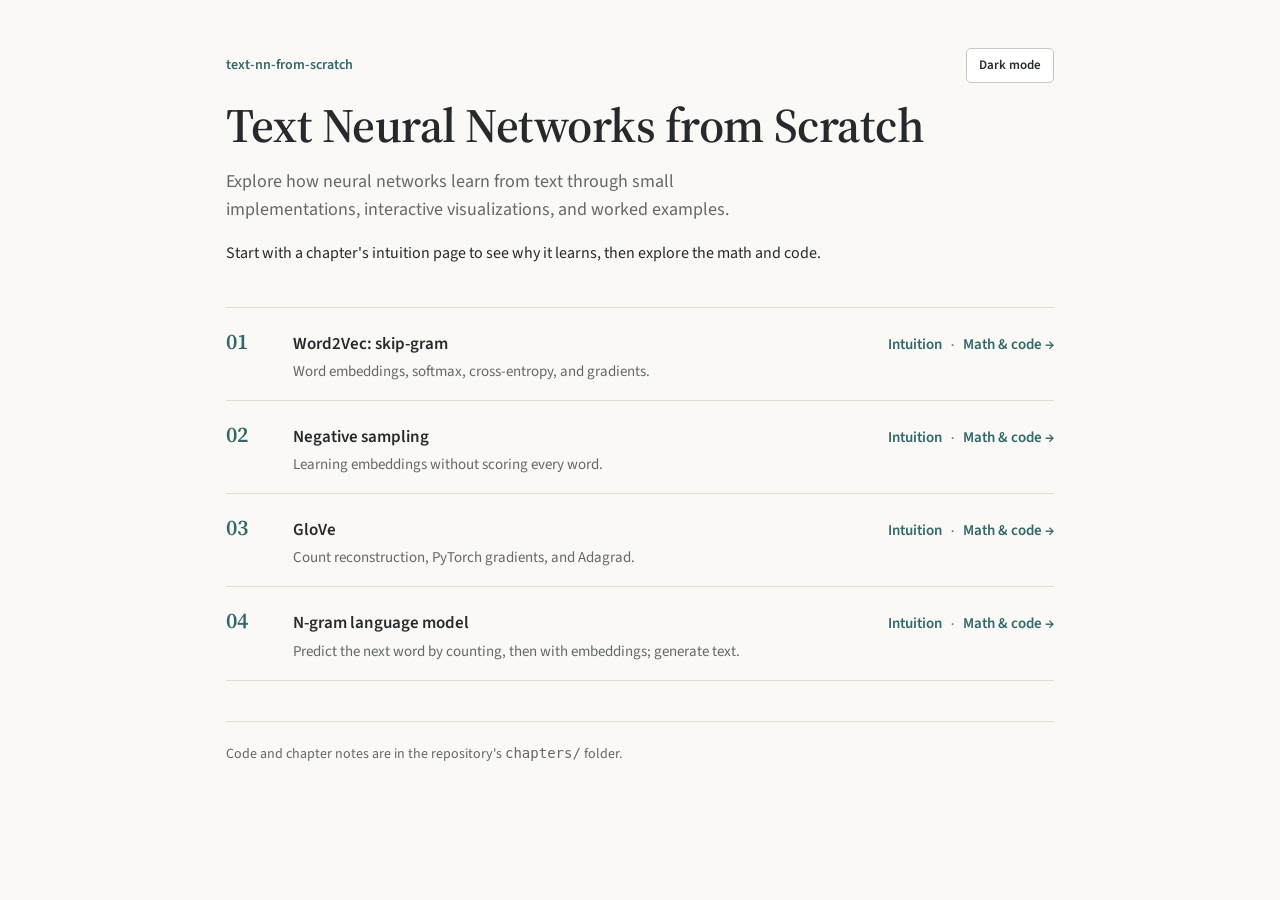
<file: docs/index.html>
<!doctype html>
<html lang="en">
<head>
<meta charset="utf-8">
<meta name="viewport" content="width=device-width, initial-scale=1, viewport-fit=cover">
<title>Text Neural Networks from Scratch</title>
<meta name="description" content="Explore neural networks for text through small implementations, interactive visualizations, and worked examples.">
<script src="theme.js"></script>
<link rel="stylesheet" href="theme.css">
<link rel="preconnect" href="https://fonts.googleapis.com">
<link rel="preconnect" href="https://fonts.gstatic.com" crossorigin>
<link rel="stylesheet" href="https://fonts.googleapis.com/css2?family=Source+Serif+4:opsz,wght@8..60,600&family=Source+Sans+3:wght@400;600&family=JetBrains+Mono:wght@400&display=swap">
<style>
:root{
  --f-display:"Source Serif 4","Iowan Old Style",Georgia,serif;
  --f-body:"Source Sans 3",system-ui,-apple-system,"Segoe UI",sans-serif;
  --f-mono:"JetBrains Mono",ui-monospace,Menlo,Consolas,monospace;
}
*{box-sizing:border-box}
body{margin:0;background:var(--bg);color:var(--fg);font-family:var(--f-body);font-size:16px;line-height:1.6}
.wrap{max-width:860px;margin:0 auto;padding-block:48px 72px;padding-left:max(16px,env(safe-area-inset-left,0px));padding-right:max(16px,env(safe-area-inset-right,0px));display:flex;flex-direction:column;gap:40px}
h1,h2{font-family:var(--f-display);font-weight:600;margin:0;text-wrap:balance;letter-spacing:-.01em}
h1{font-size:clamp(32px,5vw,48px);line-height:1.1}
h2{font-size:20px}
p{margin:0}
a{color:var(--center);text-underline-offset:3px}
.lede{color:var(--muted);font-size:18px;max-width:62ch}
header{display:flex;flex-direction:column;gap:16px}
.kicker{font-size:14px;font-weight:600;color:var(--center)}
.home-top{display:flex;align-items:center;justify-content:space-between;flex-wrap:wrap;gap:12px}
ol{list-style:none;margin:0;padding:0;border-top:1px solid var(--line)}
li{display:grid;grid-template-columns:3.2em minmax(0,1fr) auto;gap:4px 16px;align-items:baseline;padding:16px 0;border-bottom:1px solid var(--line)}
.n{font-family:var(--f-display);font-size:22px;font-weight:600;color:var(--faint);font-variant-numeric:lining-nums}
li.ready .n{color:var(--center)}
.t{display:flex;flex-direction:column;gap:2px;min-width:0}
.t b{font-weight:600;font-size:17px}
.t span{color:var(--muted);font-size:15px}
.st{font-family:var(--f-mono);font-size:12px;color:var(--faint);white-space:nowrap}
li.ready .st a{font-family:var(--f-body);font-size:15px;font-weight:600;text-decoration:none}
li.ready .st a:hover{text-decoration:underline}
footer{color:var(--muted);font-size:14px;border-top:1px solid var(--line);padding-top:20px}
@media (max-width:520px){li{grid-template-columns:2.4em minmax(0,1fr)}.st{grid-column:2}}
</style>
</head>
<body>
<div class="wrap">
  <header>
    <div class="home-top"><span class="kicker">text-nn-from-scratch</span><button class="theme-btn" id="bTheme" type="button" aria-label="Switch to dark theme">Dark mode</button></div>
    <h1>Text Neural Networks from Scratch</h1>
    <p class="lede">Explore how neural networks learn from text through small implementations, interactive visualizations, and worked examples.</p>
    <p>Start with a chapter's intuition page to see why it learns, then explore the math and code.</p>
  </header>

  <ol>
    <li class="ready"><span class="n">01</span><div class="t"><b>Word2Vec: skip-gram</b><span>Word embeddings, softmax, cross-entropy, and gradients.</span></div><span class="st"><a href="01-word2vec-skipgram/intuition.html">Intuition</a> · <a href="01-word2vec-skipgram/">Math &amp; code →</a></span></li>
    <li class="ready"><span class="n">02</span><div class="t"><b>Negative sampling</b><span>Learning embeddings without scoring every word.</span></div><span class="st"><a href="02-negative-sampling/intuition.html">Intuition</a> · <a href="02-negative-sampling/">Math &amp; code →</a></span></li>
    <li class="ready"><span class="n">03</span><div class="t"><b>GloVe</b><span>Count reconstruction, PyTorch gradients, and Adagrad.</span></div><span class="st"><a href="03-glove/intuition.html">Intuition</a> · <a href="03-glove/">Math &amp; code →</a></span></li>
    <li class="ready"><span class="n">04</span><div class="t"><b>N-gram language model</b><span>Predict the next word by counting, then with embeddings; generate text.</span></div><span class="st"><a href="04-ngram-language-model/intuition.html">Intuition</a> · <a href="04-ngram-language-model/">Math &amp; code →</a></span></li>
    <!-- <li><span class="n">03</span><div class="t"><b>Bigram language model</b><span>The first model that predicts the next word.</span></div><span class="st">planned</span></li>
    <li><span class="n">04</span><div class="t"><b>MLP language model</b><span>Looking at several previous words at once.</span></div><span class="st">planned</span></li>
    <li><span class="n">05</span><div class="t"><b>RNN language model</b><span>A memory carried from word to word.</span></div><span class="st">planned</span></li>
    <li><span class="n">06</span><div class="t"><b>LSTM and GRU</b><span>Gates that let the memory last longer.</span></div><span class="st">planned</span></li>
    <li><span class="n">07</span><div class="t"><b>Autograd</b><span>Letting the computer work out the gradients.</span></div><span class="st">planned</span></li>
    <li><span class="n">08</span><div class="t"><b>Attention</b><span>Looking back at the words that matter.</span></div><span class="st">planned</span></li>
    <li><span class="n">09</span><div class="t"><b>Transformer block</b><span>Self-attention, multiple heads, LayerNorm and residuals.</span></div><span class="st">planned</span></li>
    <li><span class="n">10</span><div class="t"><b>BPE tokenizer</b><span>How GPT-2 splits text into tokens.</span></div><span class="st">planned</span></li>
    <li><span class="n">11</span><div class="t"><b>Mini GPT</b><span>A small GPT trained on characters.</span></div><span class="st">planned</span></li>
    <li><span class="n">12</span><div class="t"><b>GPT-2 (124M)</b><span>Reproducing GPT-2 small.</span></div><span class="st">planned</span></li> -->
  </ol>

  <footer><p>Code and chapter notes are in the repository's <code>chapters/</code> folder.</p></footer>
</div>
</body>
</html>
</file>
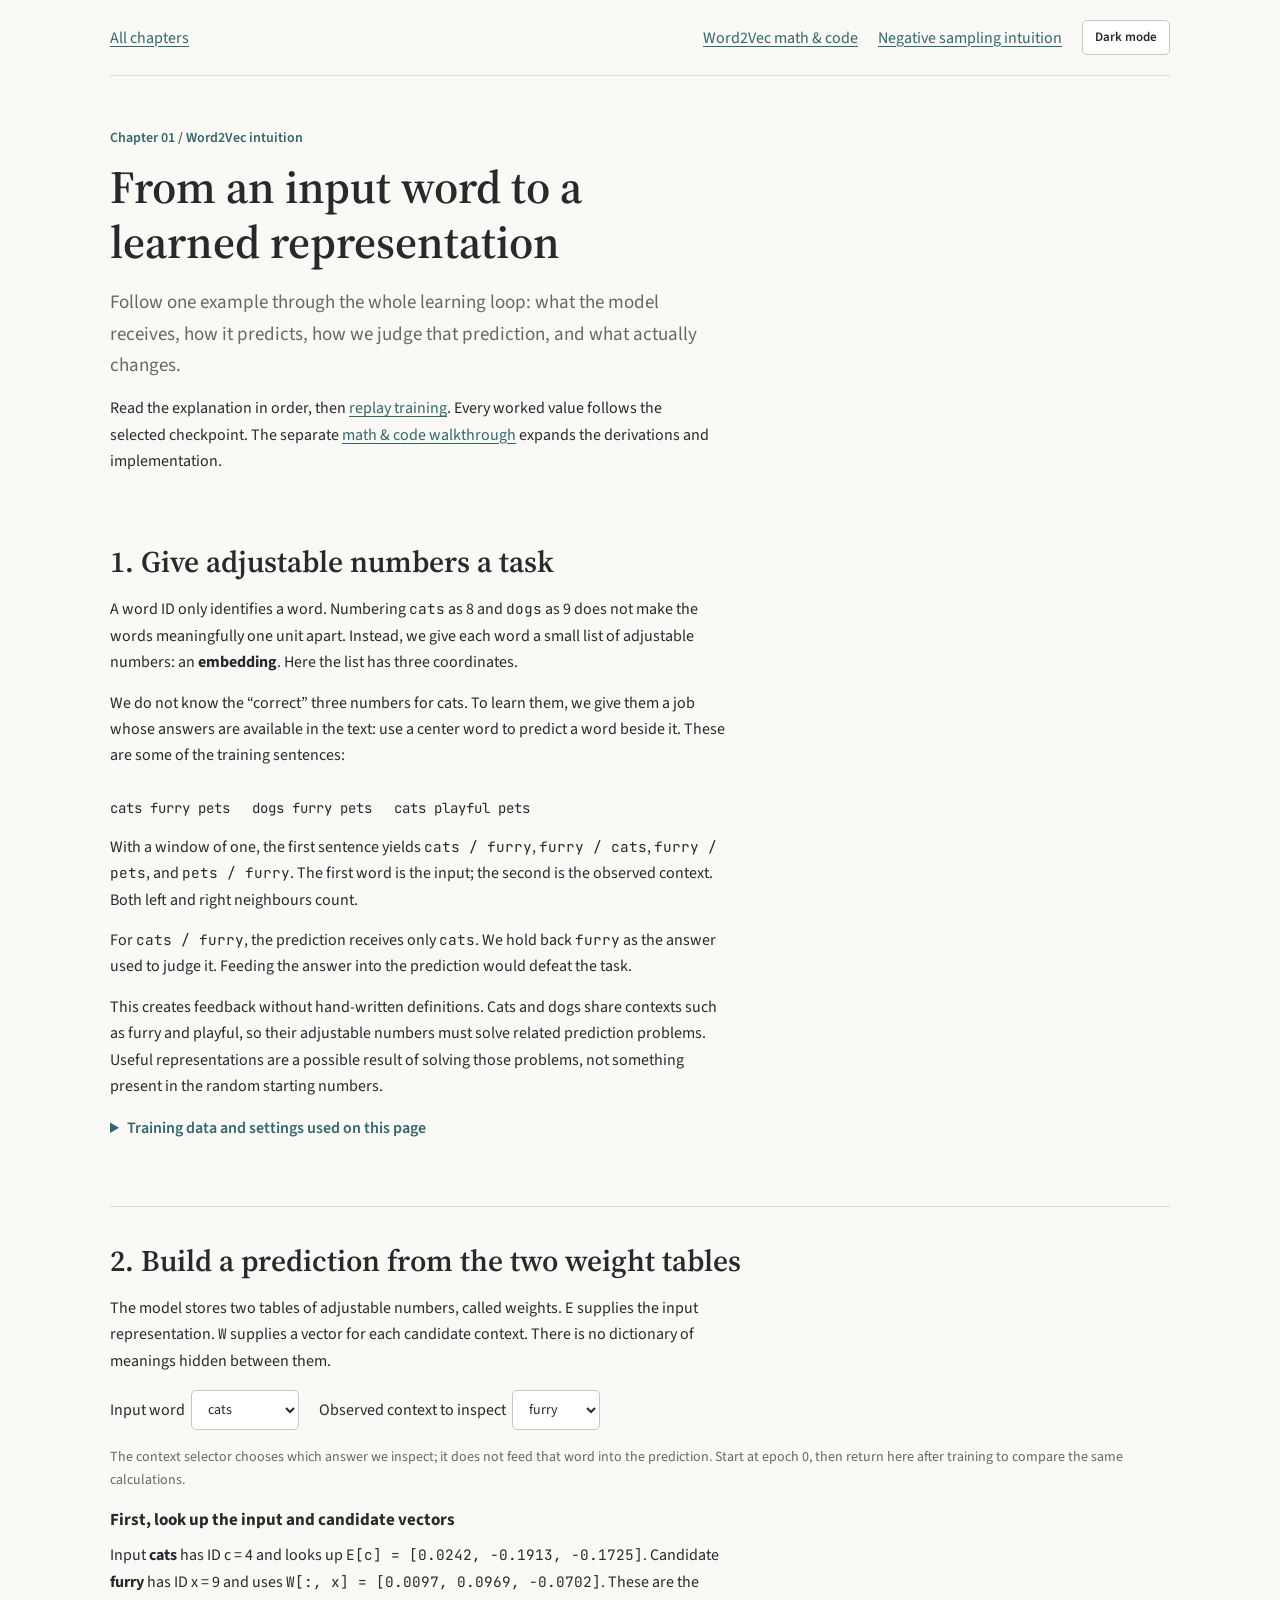
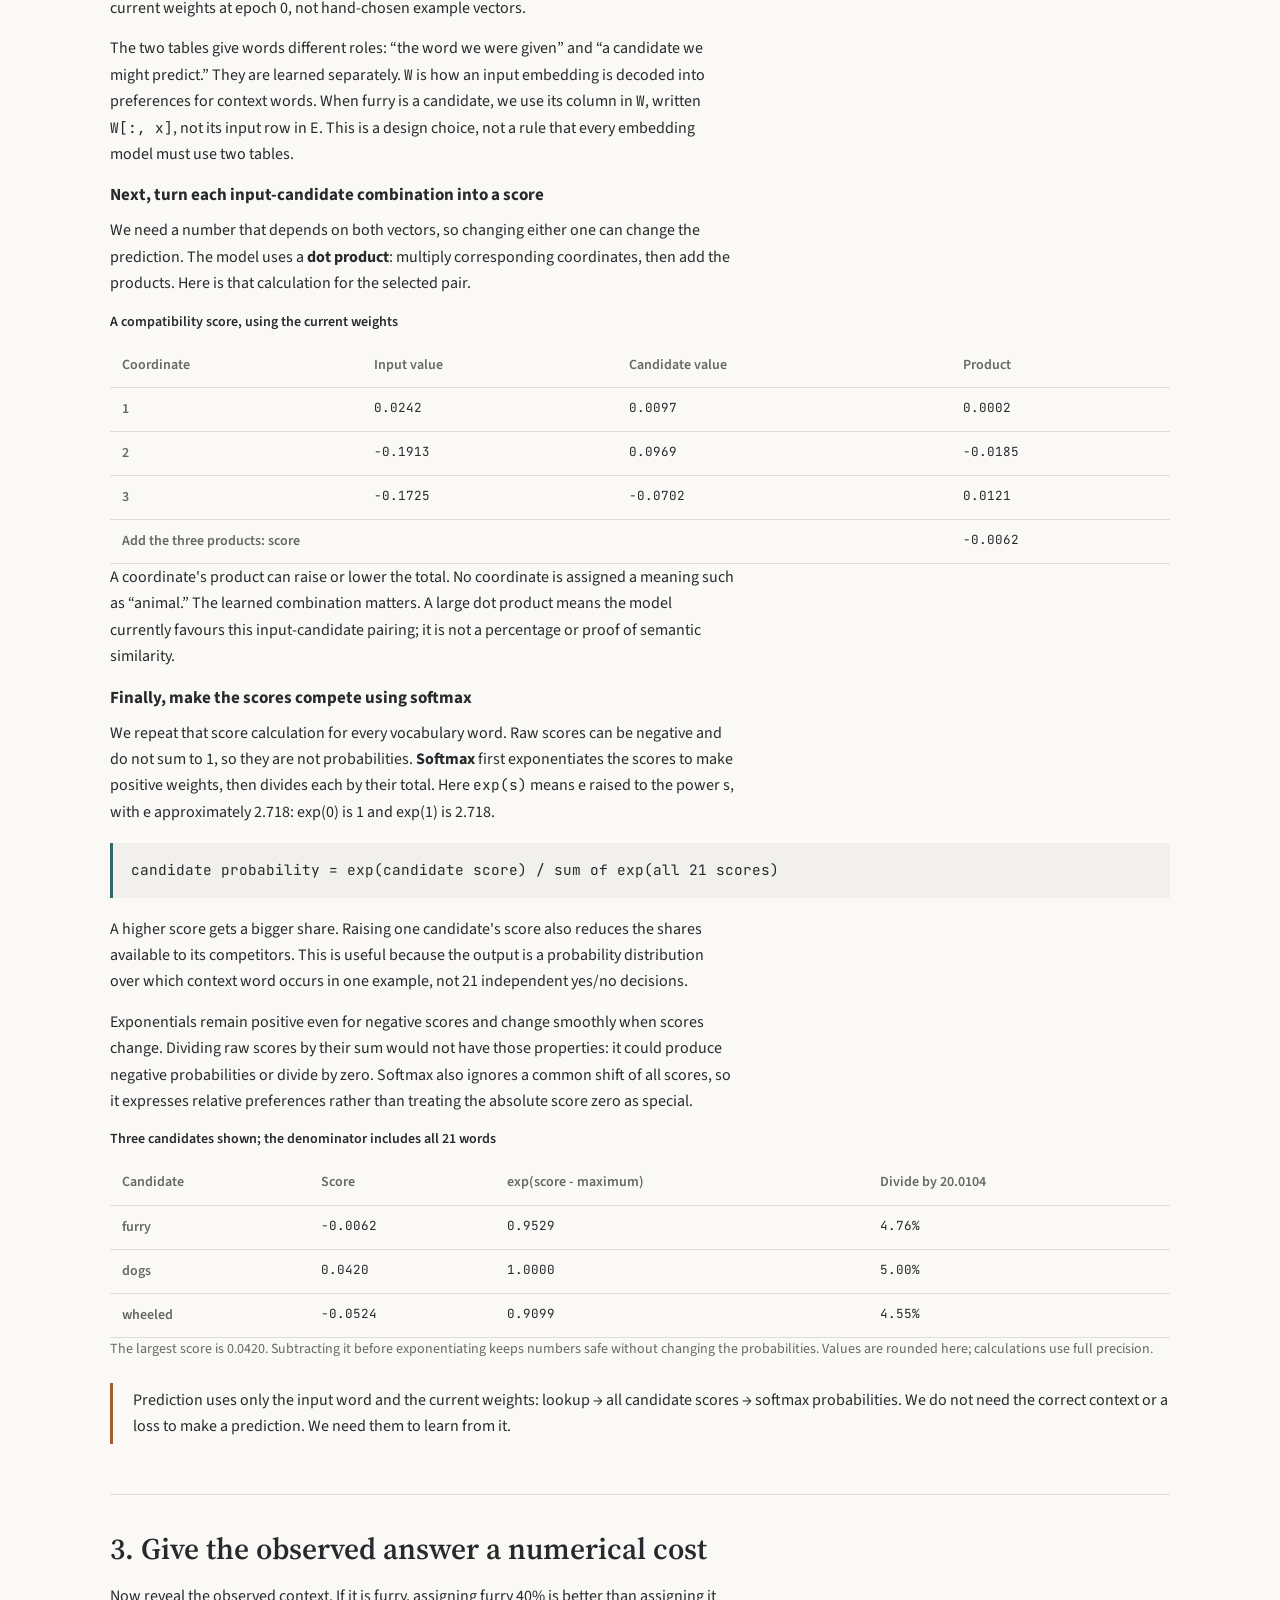
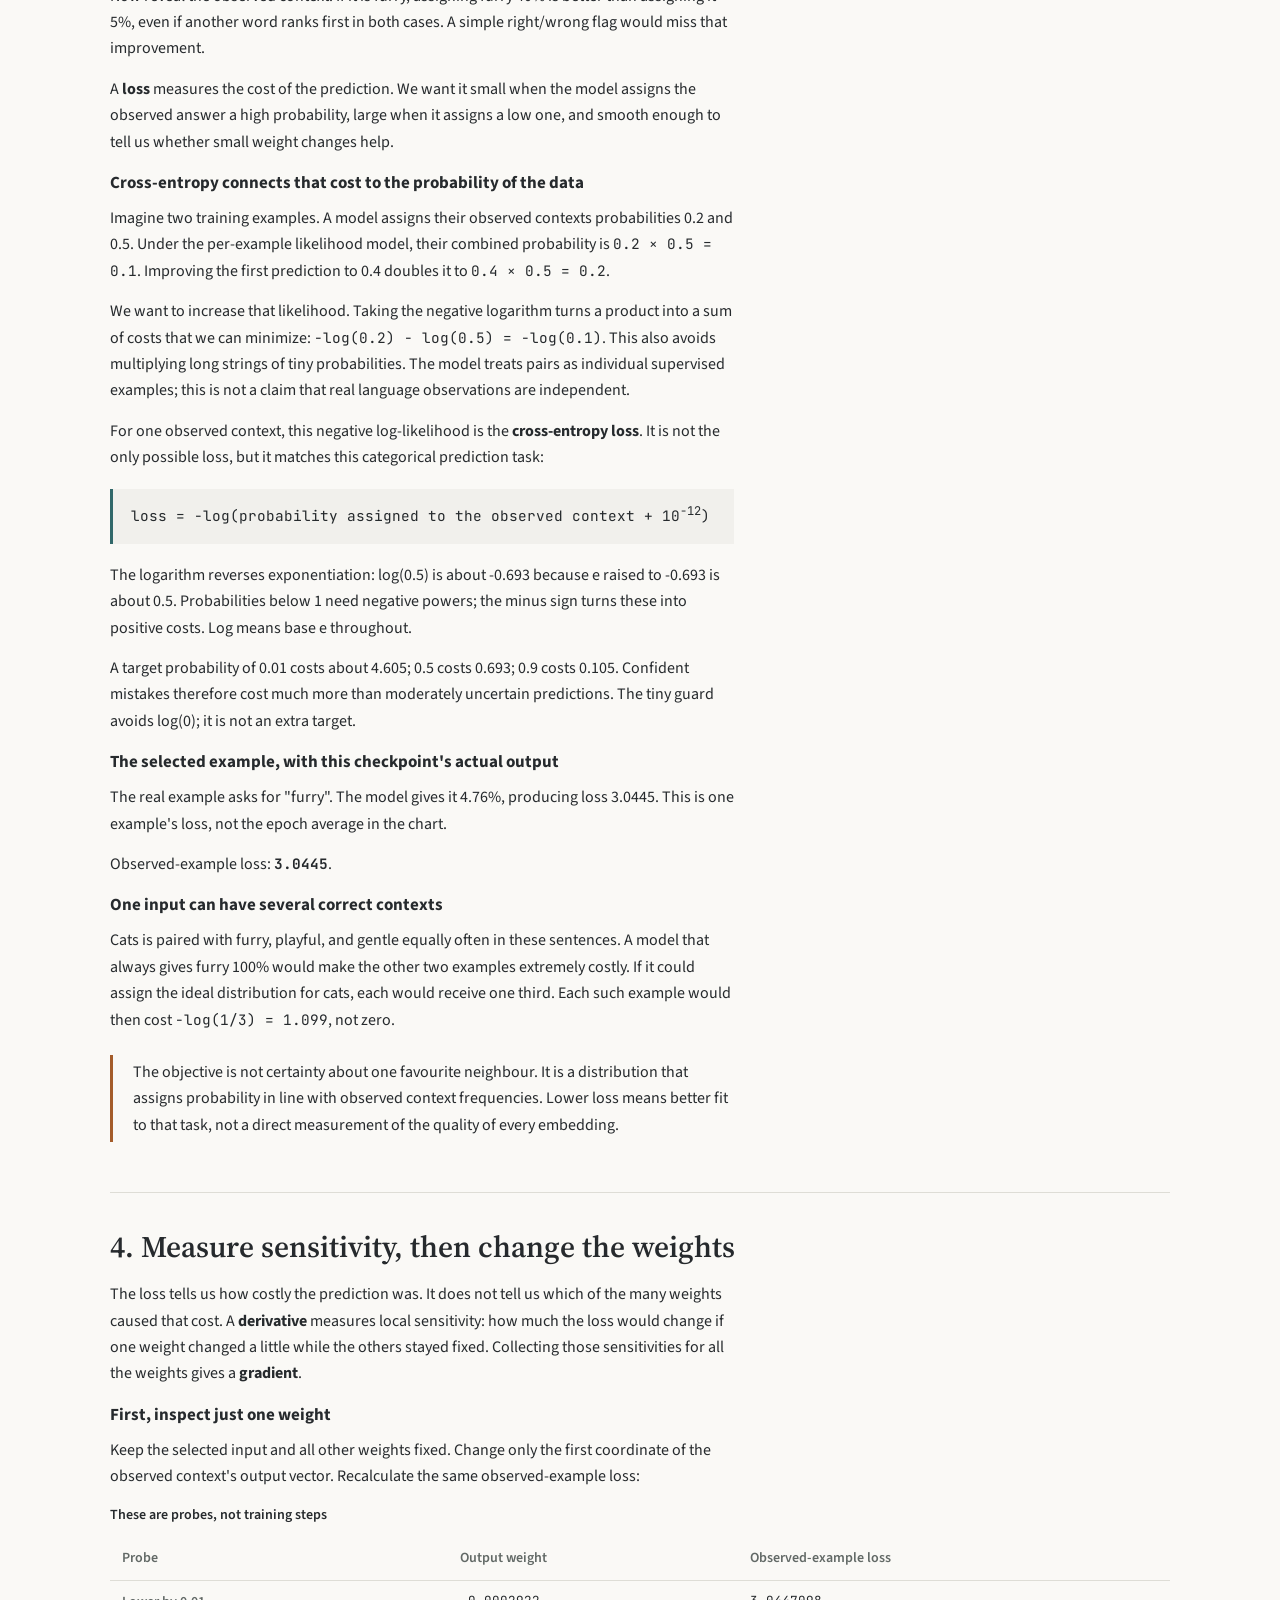
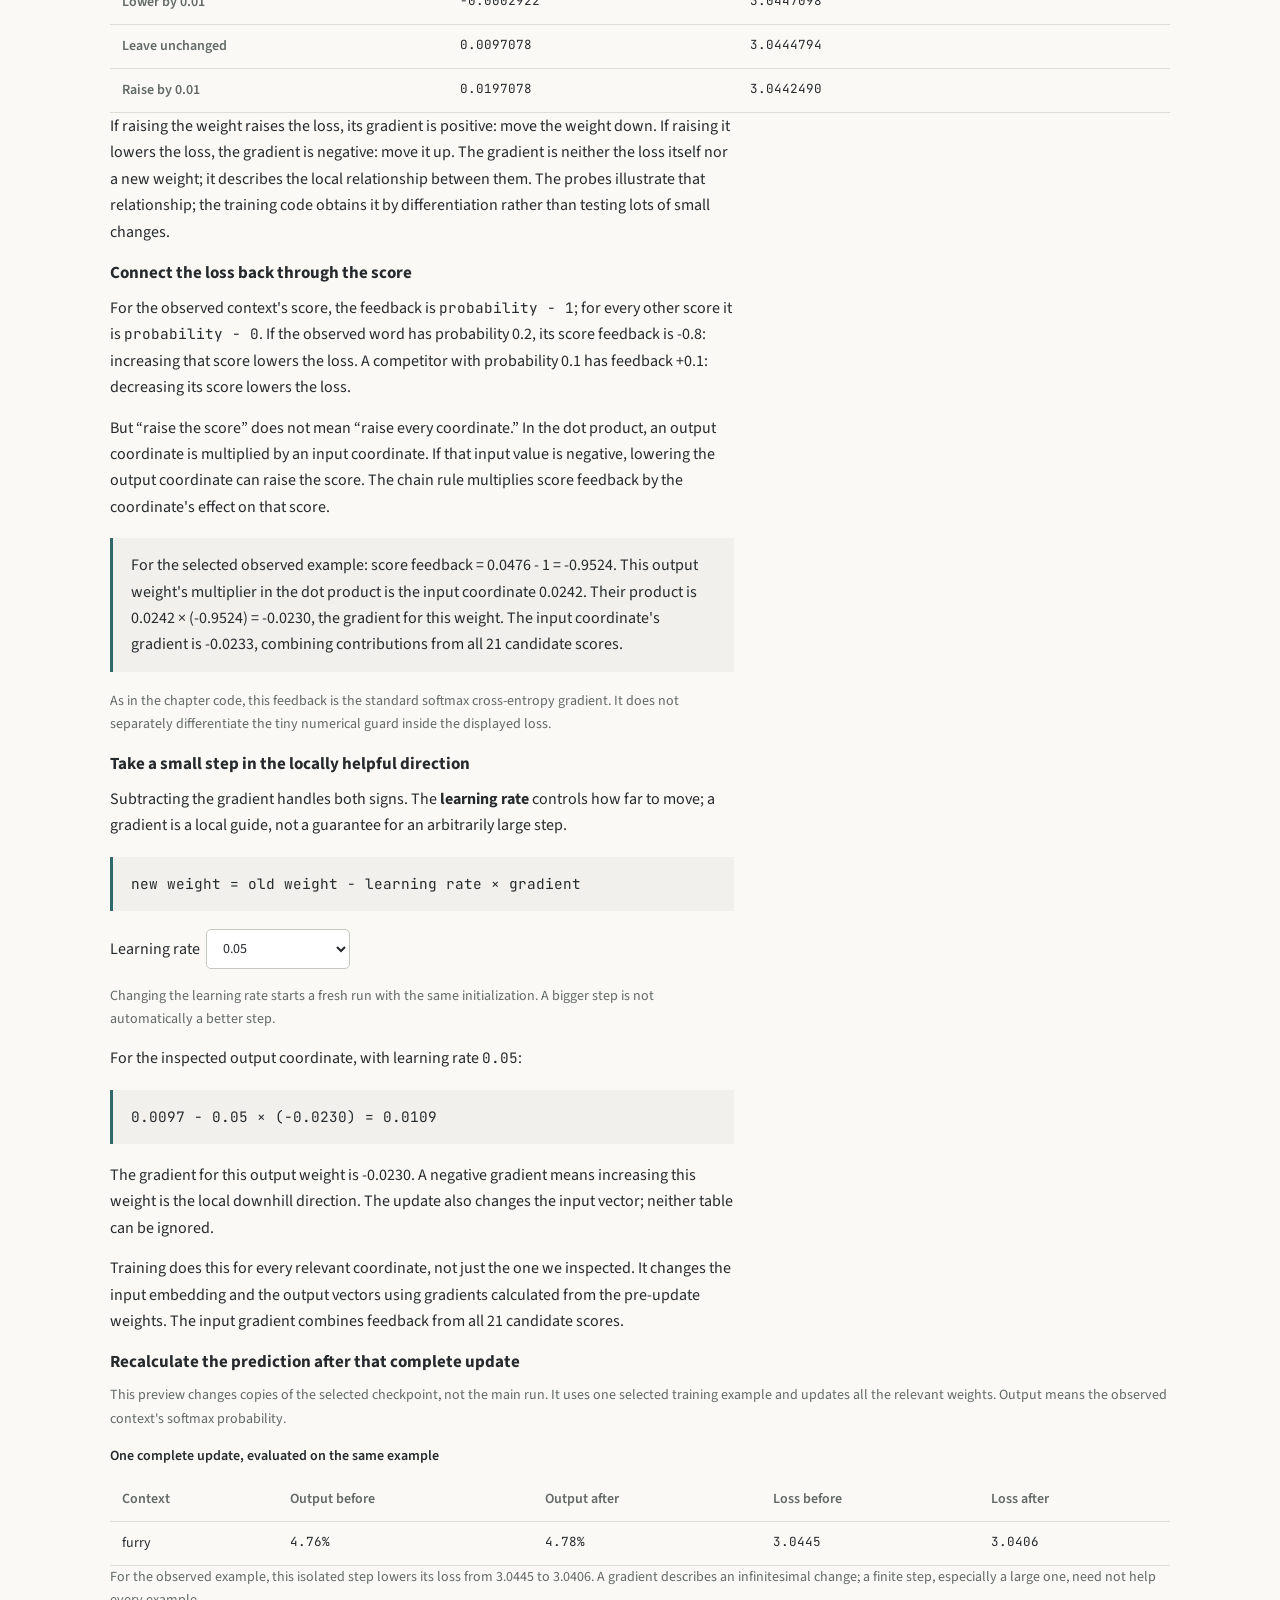
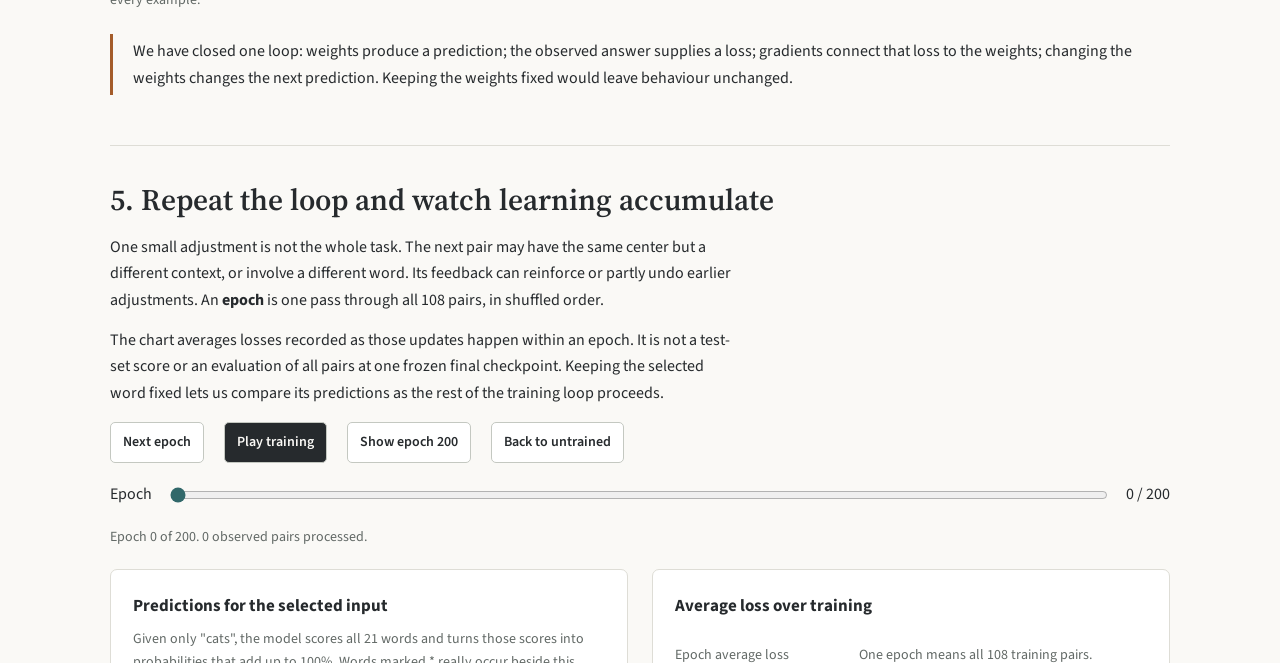
<file: docs/why-it-works/index.html>
<!doctype html>
<html lang="en">
<head>
<meta charset="utf-8">
<meta name="viewport" content="width=device-width, initial-scale=1">
<meta http-equiv="refresh" content="0; url=../01-word2vec-skipgram/intuition.html">
<link rel="canonical" href="../01-word2vec-skipgram/intuition.html">
<title>Word2Vec Intuition Has Moved</title>
<script src="../theme.js"></script>
<link rel="stylesheet" href="../theme.css">
<link rel="stylesheet" href="../intuition.css">
</head>
<body>
<main class="wrap">
  <header><h1>Chapter-specific intuition pages</h1>
    <p>Continue to <a href="../01-word2vec-skipgram/intuition.html">Word2Vec intuition</a> or <a href="../02-negative-sampling/intuition.html">negative sampling intuition</a>.</p>
  </header>
</main>
</body>
</html>
</file>
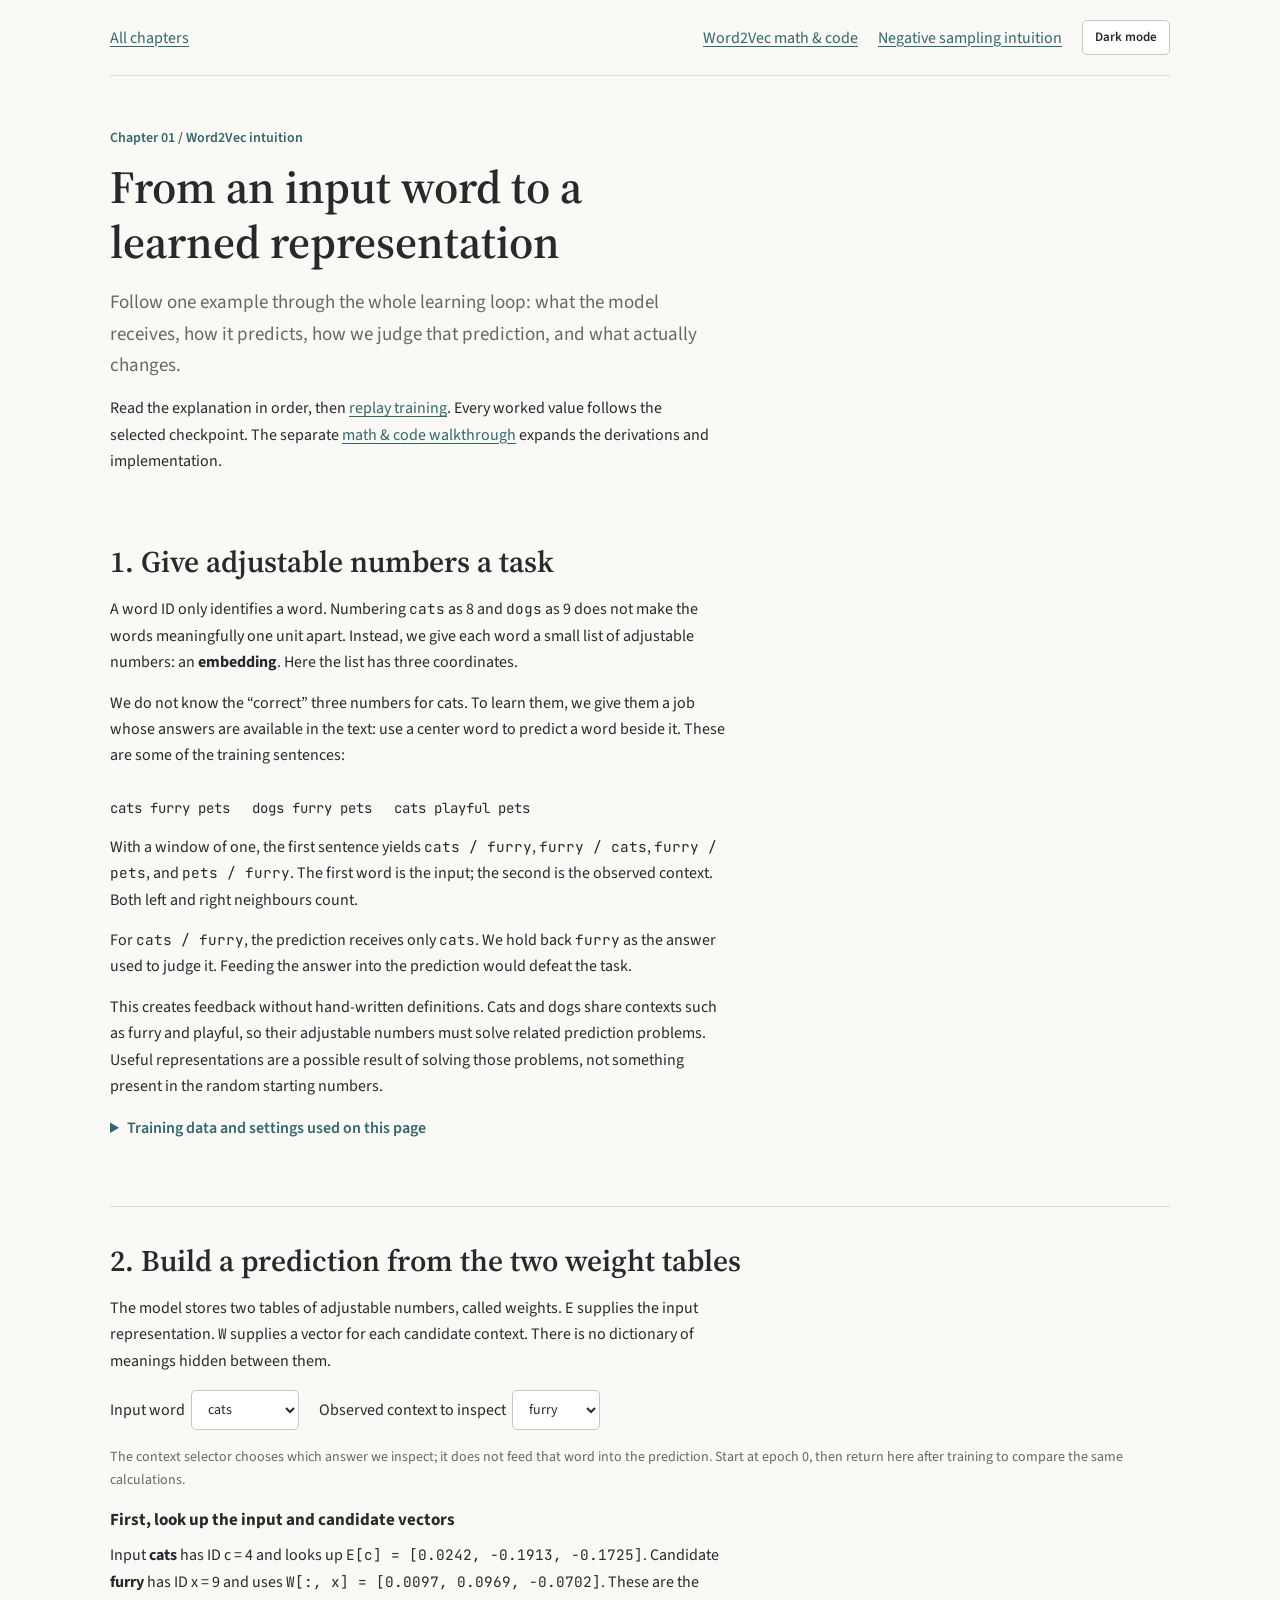
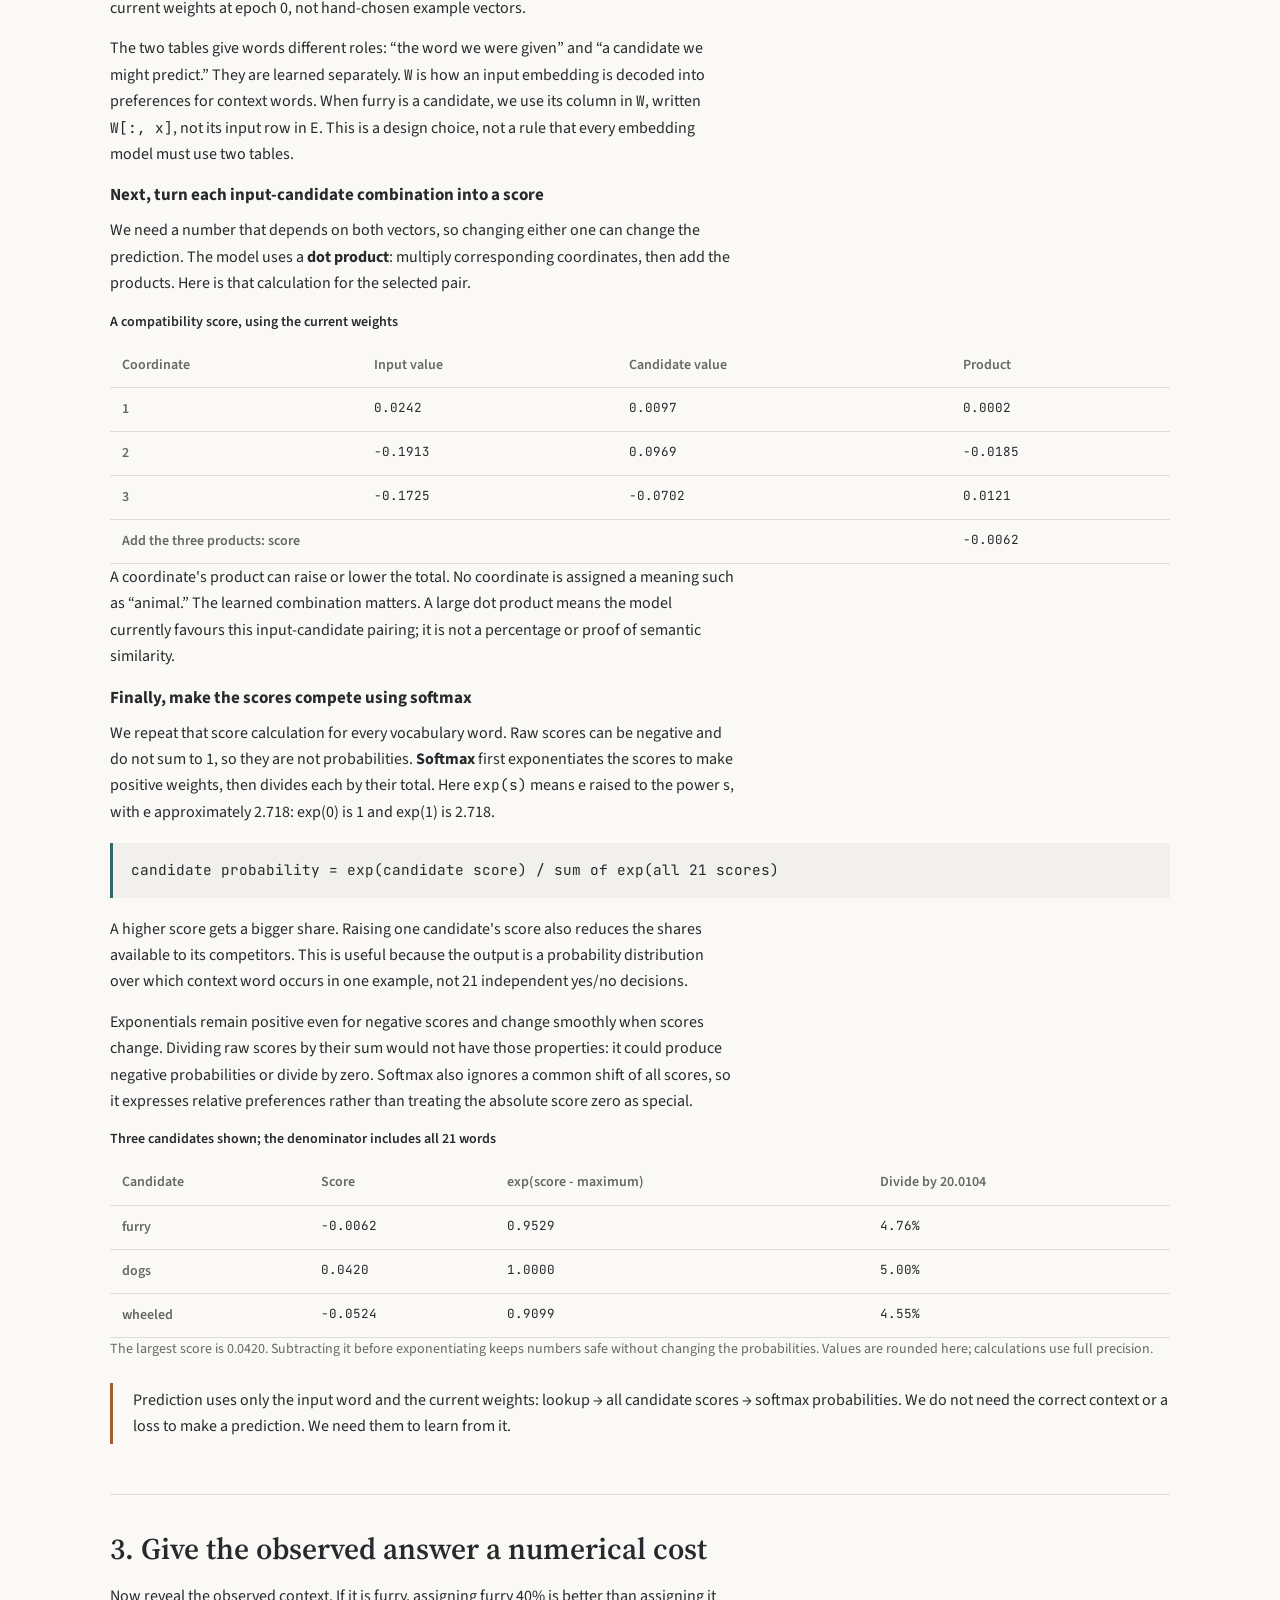
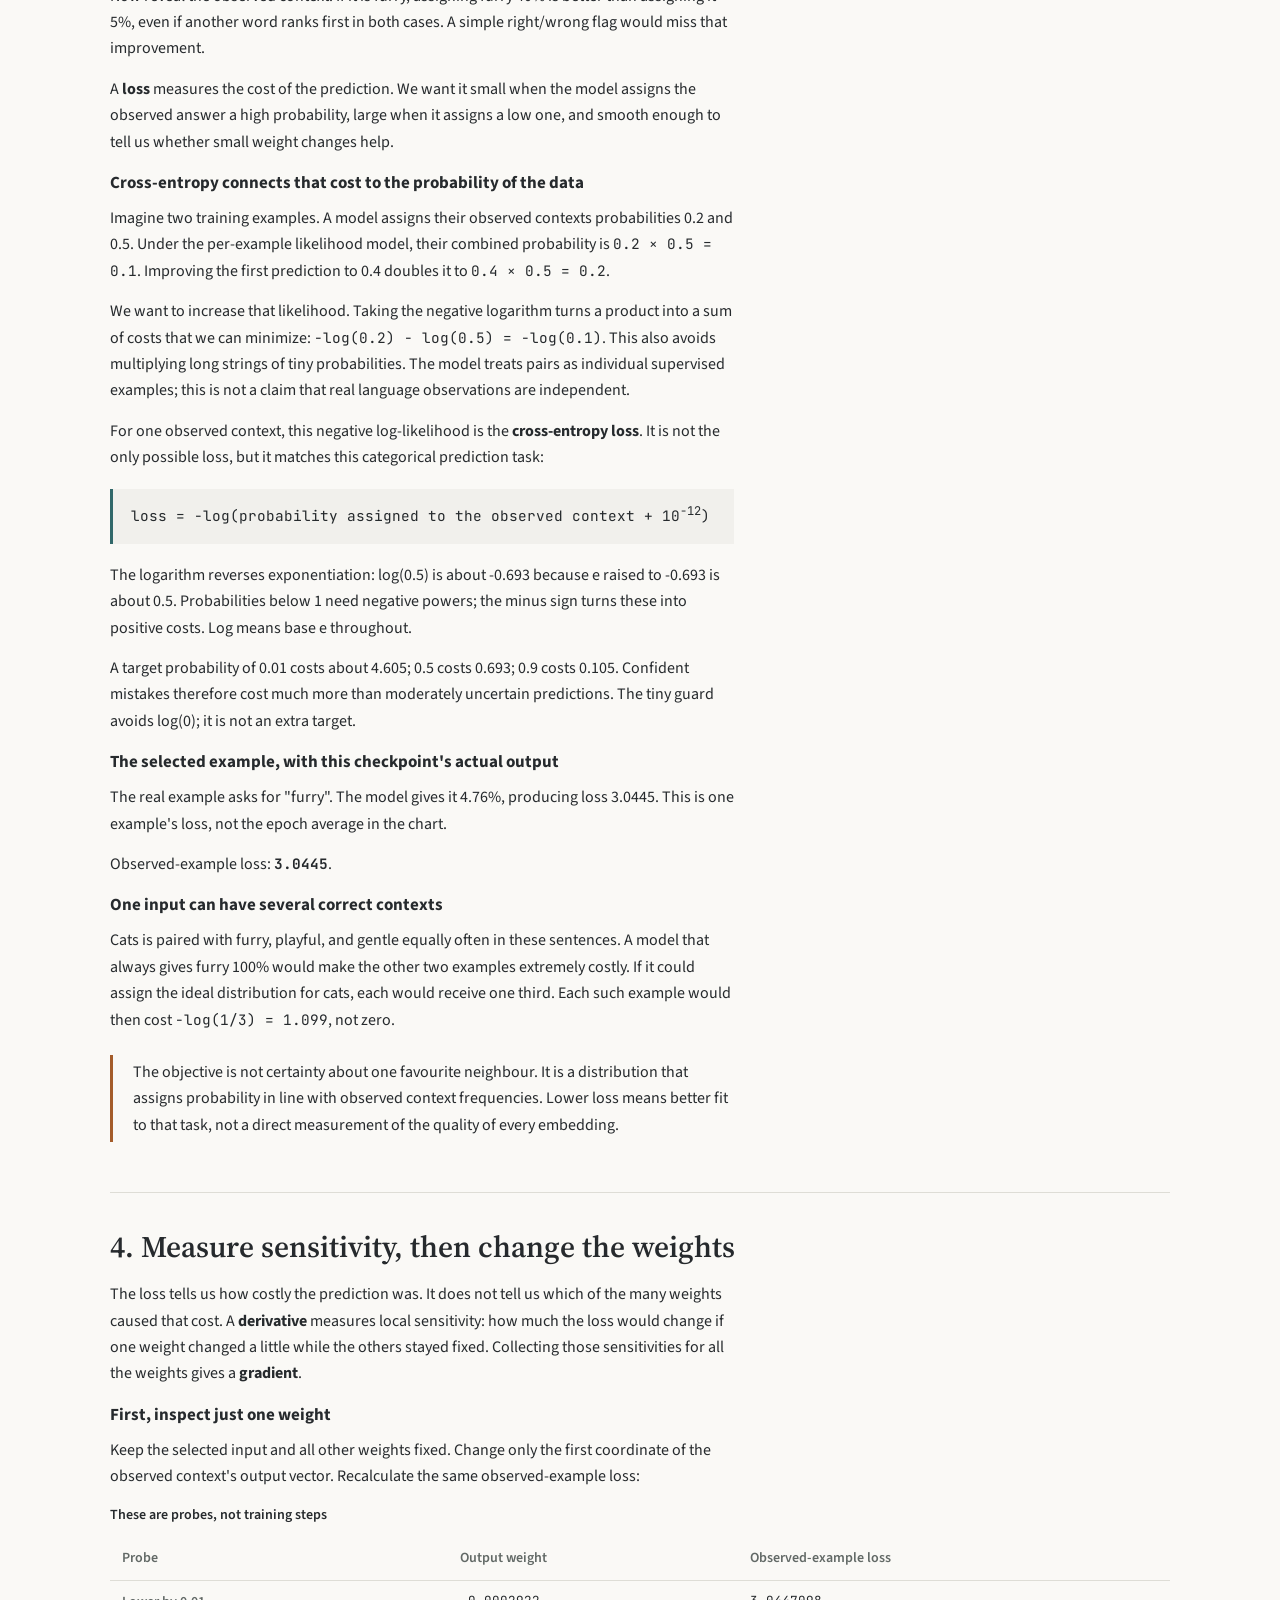
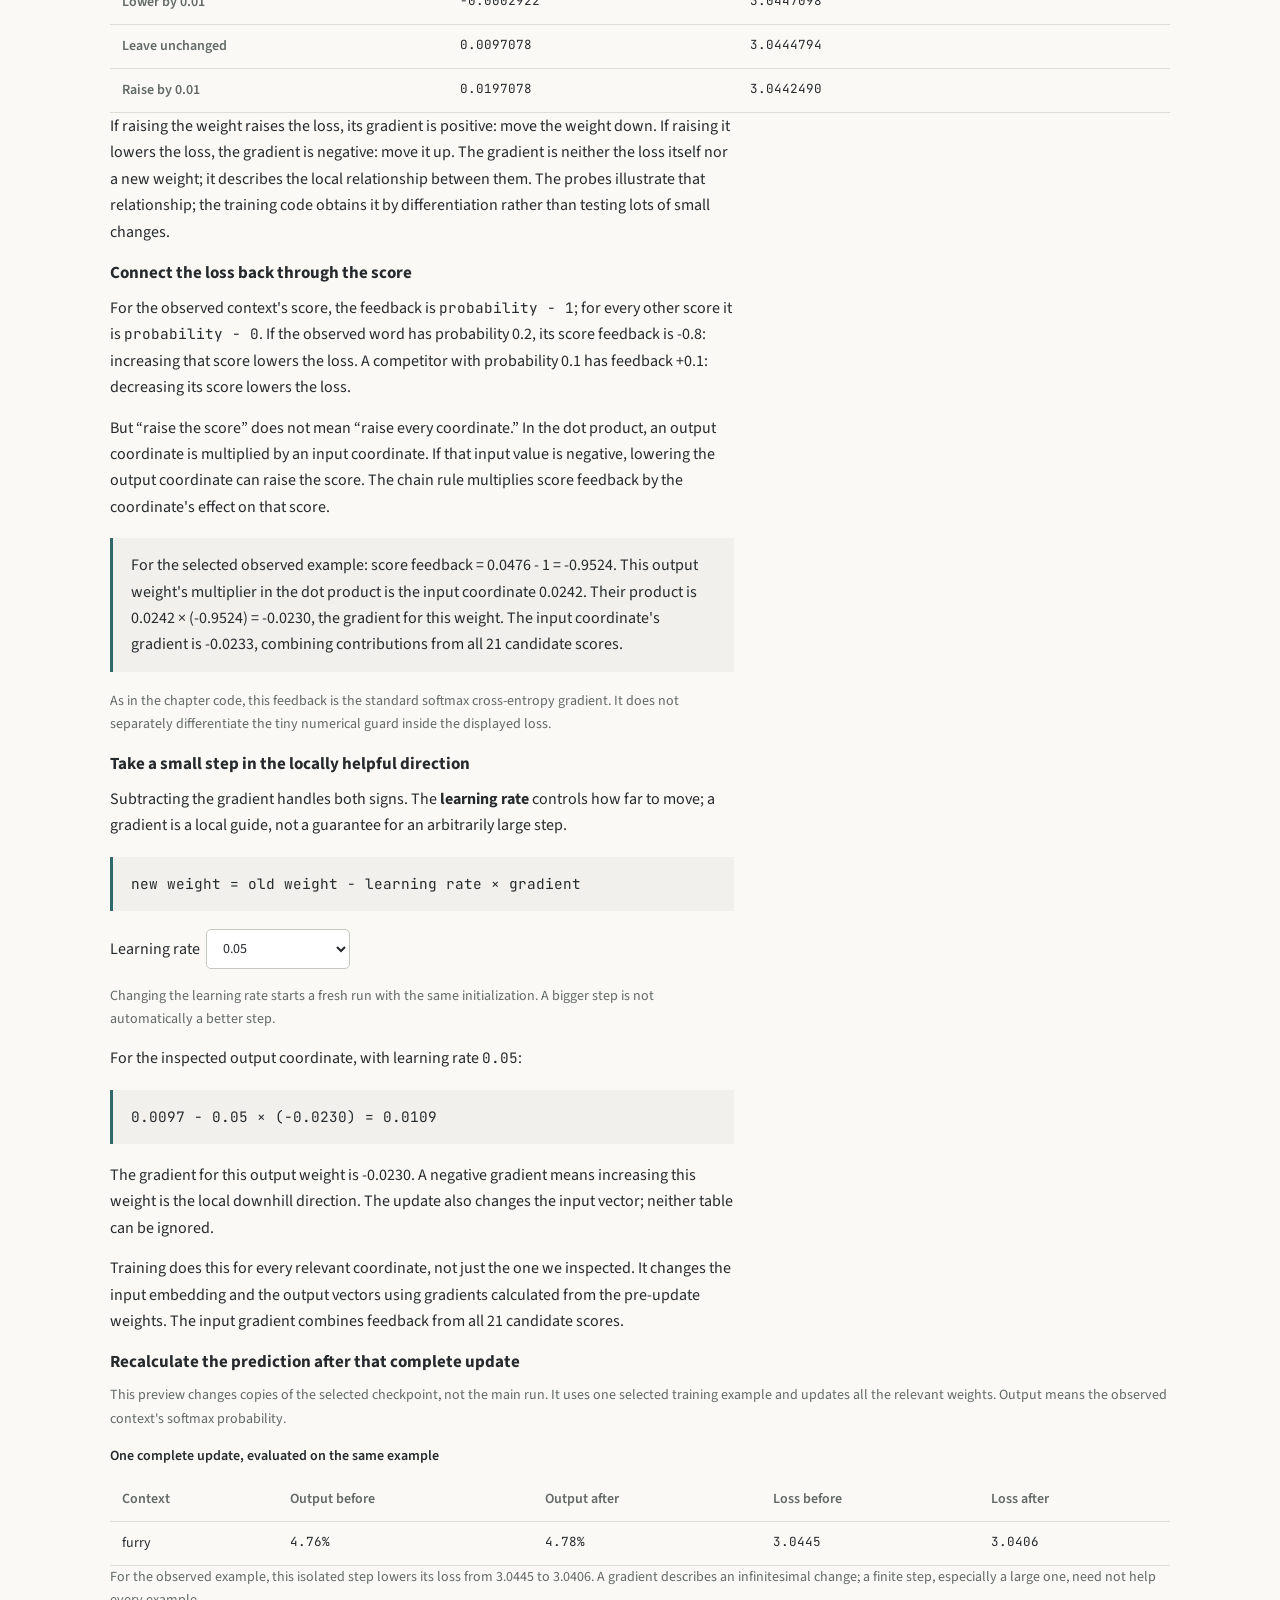
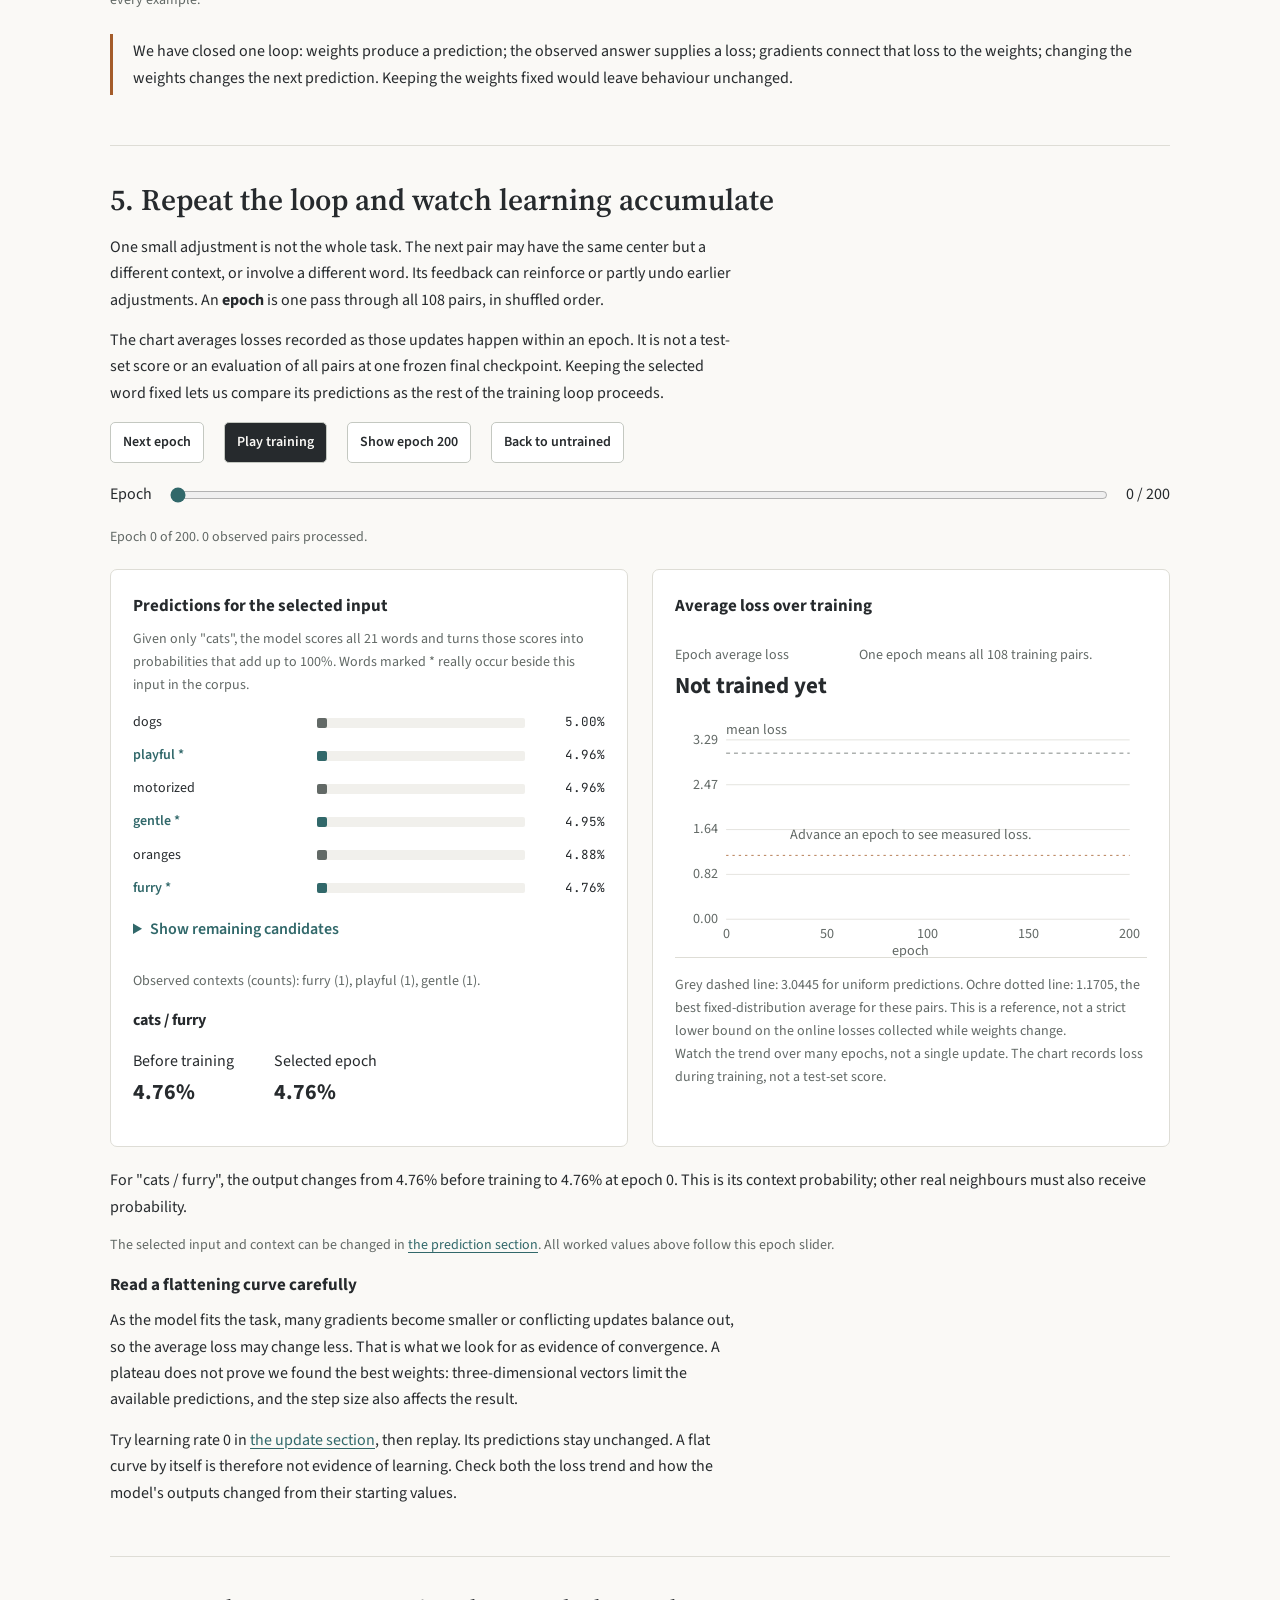
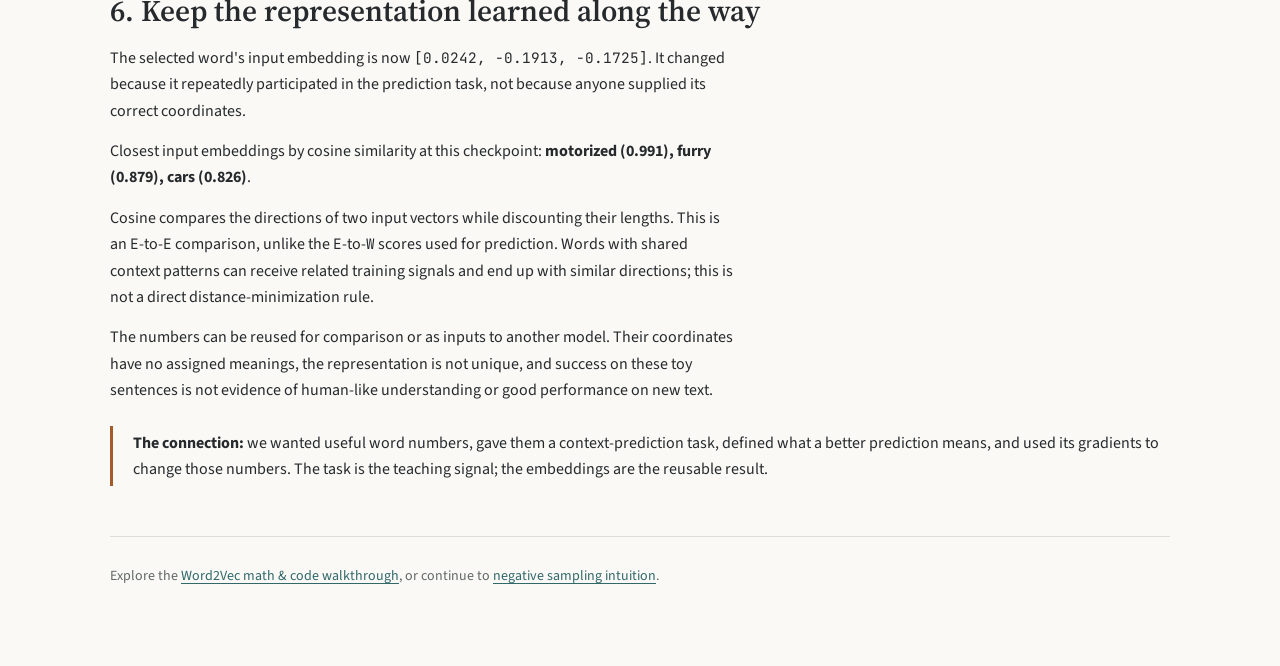
<file: docs/01-word2vec-skipgram/intuition.html>
<!doctype html>
<html lang="en">
<head>
<meta charset="utf-8">
<meta name="viewport" content="width=device-width, initial-scale=1, viewport-fit=cover">
<title>Word2Vec Intuition: From a Word to a Learned Representation</title>
<meta name="description" content="Follow one Word2Vec example from embedding lookup and context prediction to loss, gradients, and learning over time.">
<script src="../theme.js"></script>
<link rel="stylesheet" href="../theme.css">
<link rel="stylesheet" href="../intuition.css">
<link rel="preconnect" href="https://fonts.googleapis.com">
<link rel="preconnect" href="https://fonts.gstatic.com" crossorigin>
<link rel="stylesheet" href="https://fonts.googleapis.com/css2?family=Source+Serif+4:opsz,wght@8..60,600&family=Source+Sans+3:wght@400;600&family=JetBrains+Mono:wght@400&display=swap">
<script src="../word2vec-intuition.js" defer></script>
</head>
<body data-objective="softmax">
<main class="wrap">
  <div class="topbar">
    <a href="../">All chapters</a>
    <nav aria-label="Chapter navigation"><a href="./">Word2Vec math &amp; code</a><a href="../02-negative-sampling/intuition.html">Negative sampling intuition</a><button class="theme-btn" id="bTheme" type="button" aria-label="Switch to dark theme">Dark mode</button></nav>
  </div>
  <header>
    <span class="kicker">Chapter 01 / Word2Vec intuition</span>
    <h1>From an input word to a learned representation</h1>
    <p class="lede">Follow one example through the whole learning loop: what the model receives, how it predicts, how we judge that prediction, and what actually changes.</p>
    <p>Read the explanation in order, then <a href="#experiment-heading">replay training</a>. Every worked value follows the selected checkpoint. The separate <a href="./">math &amp; code walkthrough</a> expands the derivations and implementation.</p>
  </header>
  <p id="error" class="error" role="alert" hidden></p>
  <noscript><p class="error">Enable JavaScript for the worked values and experiment. The prose remains readable without it.</p></noscript>

  <section aria-labelledby="task-heading">
    <h2 id="task-heading">1. Give adjustable numbers a task</h2>
    <div class="prose">
      <p>A word ID only identifies a word. Numbering <code>cats</code> as 8 and <code>dogs</code> as 9 does not make the words meaningfully one unit apart. Instead, we give each word a small list of adjustable numbers: an <b>embedding</b>. Here the list has three coordinates.</p>
      <p>We do not know the “correct” three numbers for cats. To learn them, we give them a job whose answers are available in the text: use a center word to predict a word beside it. These are some of the training sentences:</p>
      <div class="sentences"><span>cats furry pets</span><span>dogs furry pets</span><span>cats playful pets</span></div>
      <p>With a window of one, the first sentence yields <code>cats / furry</code>, <code>furry / cats</code>, <code>furry / pets</code>, and <code>pets / furry</code>. The first word is the input; the second is the observed context. Both left and right neighbours count.</p>
      <p>For <code>cats / furry</code>, the prediction receives only <code>cats</code>. We hold back <code>furry</code> as the answer used to judge it. Feeding the answer into the prediction would defeat the task.</p>
      <p>This creates feedback without hand-written definitions. Cats and dogs share contexts such as furry and playful, so their adjustable numbers must solve related prediction problems. Useful representations are a possible result of solving those problems, not something present in the random starting numbers.</p>
    </div>
    <details><summary>Training data and settings used on this page</summary>
      <p class="note">The chapter's 27 sentences, 21 words, 108 directed pairs, window 1, D = 3, and NumPy-compatible seed 42. The default learning rate is 0.05. This page runs 200 epochs to reveal the longer trend; the script defaults to 5. Controls replay measured checkpoints, not an illustrative curve.</p>
      <pre id="corpus" class="scroll"></pre>
    </details>
  </section>

  <section aria-labelledby="prediction-heading">
    <h2 id="prediction-heading">2. Build a prediction from the two weight tables</h2>
    <p class="prose">The model stores two tables of adjustable numbers, called weights. <code>E</code> supplies the input representation. <code>W</code> supplies a vector for each candidate context. There is no dictionary of meanings hidden between them.</p>
    <div class="controls"><label>Input word <select id="center"></select></label><label>Observed context to inspect <select id="context"></select></label></div>
    <p class="note">The context selector chooses which answer we inspect; it does not feed that word into the prediction. Start at epoch 0, then return here after training to compare the same calculations.</p>
    <h3>First, look up the input and candidate vectors</h3>
    <p id="vectorLookup" class="prose"></p>
    <p class="prose">The two tables give words different roles: “the word we were given” and “a candidate we might predict.” They are learned separately. <code>W</code> is how an input embedding is decoded into preferences for context words. When furry is a candidate, we use its column in <code>W</code>, written <code>W[:, x]</code>, not its input row in <code>E</code>. This is a design choice, not a rule that every embedding model must use two tables.</p>
    <h3>Next, turn each input-candidate combination into a score</h3>
    <p class="prose">We need a number that depends on both vectors, so changing either one can change the prediction. The model uses a <b>dot product</b>: multiply corresponding coordinates, then add the products. Here is that calculation for the selected pair.</p>
    <div class="scroll" tabindex="0" role="region" aria-label="How the selected pair's score is built">
      <table><caption>A compatibility score, using the current weights</caption><thead><tr><th scope="col">Coordinate</th><th scope="col">Input value</th><th scope="col">Candidate value</th><th scope="col">Product</th></tr></thead><tbody id="dotRows"></tbody><tfoot><tr><th scope="row" colspan="3">Add the three products: score</th><td class="number" id="currentScore"></td></tr></tfoot></table>
    </div>
    <p class="prose">A coordinate's product can raise or lower the total. No coordinate is assigned a meaning such as “animal.” The learned combination matters. A large dot product means the model currently favours this input-candidate pairing; it is not a percentage or proof of semantic similarity.</p>
    <h3>Finally, make the scores compete using softmax</h3>
    <p class="prose">We repeat that score calculation for every vocabulary word. Raw scores can be negative and do not sum to 1, so they are not probabilities. <b>Softmax</b> first exponentiates the scores to make positive weights, then divides each by their total. Here <code>exp(s)</code> means e raised to the power s, with e approximately 2.718: exp(0) is 1 and exp(1) is 2.718.</p>
    <p class="formula"><code>candidate probability = exp(candidate score) / sum of exp(all 21 scores)</code></p>
    <p class="prose">A higher score gets a bigger share. Raising one candidate's score also reduces the shares available to its competitors. This is useful because the output is a probability distribution over which context word occurs in one example, not 21 independent yes/no decisions.</p>
    <p class="prose">Exponentials remain positive even for negative scores and change smoothly when scores change. Dividing raw scores by their sum would not have those properties: it could produce negative probabilities or divide by zero. Softmax also ignores a common shift of all scores, so it expresses relative preferences rather than treating the absolute score zero as special.</p>
    <div id="transformExample"></div>
    <p class="takeaway">Prediction uses only the input word and the current weights: lookup &rarr; all candidate scores &rarr; softmax probabilities. We do not need the correct context or a loss to make a prediction. We need them to learn from it.</p>
  </section>

  <section aria-labelledby="loss-heading">
    <h2 id="loss-heading">3. Give the observed answer a numerical cost</h2>
    <div class="prose">
      <p>Now reveal the observed context. If it is furry, assigning furry 40% is better than assigning it 5%, even if another word ranks first in both cases. A simple right/wrong flag would miss that improvement.</p>
      <p>A <b>loss</b> measures the cost of the prediction. We want it small when the model assigns the observed answer a high probability, large when it assigns a low one, and smooth enough to tell us whether small weight changes help.</p>
      <h3>Cross-entropy connects that cost to the probability of the data</h3>
      <p>Imagine two training examples. A model assigns their observed contexts probabilities 0.2 and 0.5. Under the per-example likelihood model, their combined probability is <code>0.2 × 0.5 = 0.1</code>. Improving the first prediction to 0.4 doubles it to <code>0.4 × 0.5 = 0.2</code>.</p>
      <p>We want to increase that likelihood. Taking the negative logarithm turns a product into a sum of costs that we can minimize: <code>-log(0.2) - log(0.5) = -log(0.1)</code>. This also avoids multiplying long strings of tiny probabilities. The model treats pairs as individual supervised examples; this is not a claim that real language observations are independent.</p>
      <p>For one observed context, this negative log-likelihood is the <b>cross-entropy loss</b>. It is not the only possible loss, but it matches this categorical prediction task:</p>
      <p class="formula"><code>loss = -log(probability assigned to the observed context + 10<sup>-12</sup>)</code></p>
      <p>The logarithm reverses exponentiation: log(0.5) is about -0.693 because e raised to -0.693 is about 0.5. Probabilities below 1 need negative powers; the minus sign turns these into positive costs. Log means base e throughout.</p>
      <p>A target probability of 0.01 costs about 4.605; 0.5 costs 0.693; 0.9 costs 0.105. Confident mistakes therefore cost much more than moderately uncertain predictions. The tiny guard avoids log(0); it is not an extra target.</p>
      <h3>The selected example, with this checkpoint's actual output</h3>
      <p id="lossMeaning"></p>
      <p>Observed-example loss: <strong class="number" id="observedLoss"></strong>.</p>
      <h3>One input can have several correct contexts</h3>
      <p>Cats is paired with furry, playful, and gentle equally often in these sentences. A model that always gives furry 100% would make the other two examples extremely costly. If it could assign the ideal distribution for cats, each would receive one third. Each such example would then cost <code>-log(1/3) = 1.099</code>, not zero.</p>
      <p class="takeaway">The objective is not certainty about one favourite neighbour. It is a distribution that assigns probability in line with observed context frequencies. Lower loss means better fit to that task, not a direct measurement of the quality of every embedding.</p>
    </div>
  </section>

  <section aria-labelledby="update-heading">
    <h2 id="update-heading">4. Measure sensitivity, then change the weights</h2>
    <div class="prose">
      <p>The loss tells us how costly the prediction was. It does not tell us which of the many weights caused that cost. A <b>derivative</b> measures local sensitivity: how much the loss would change if one weight changed a little while the others stayed fixed. Collecting those sensitivities for all the weights gives a <b>gradient</b>.</p>
      <h3>First, inspect just one weight</h3>
      <p>Keep the selected input and all other weights fixed. Change only the first coordinate of the observed context's output vector. Recalculate the same observed-example loss:</p>
    </div>
    <div class="scroll" tabindex="0" role="region" aria-label="Loss sensitivity to changing one weight">
      <table><caption>These are probes, not training steps</caption><thead><tr><th scope="col">Probe</th><th scope="col">Output weight</th><th scope="col">Observed-example loss</th></tr></thead><tbody id="sensitivityRows"></tbody></table>
    </div>
    <div class="prose">
      <p>If raising the weight raises the loss, its gradient is positive: move the weight down. If raising it lowers the loss, the gradient is negative: move it up. The gradient is neither the loss itself nor a new weight; it describes the local relationship between them. The probes illustrate that relationship; the training code obtains it by differentiation rather than testing lots of small changes.</p>
      <h3>Connect the loss back through the score</h3>
      <p>For the observed context's score, the feedback is <code>probability - 1</code>; for every other score it is <code>probability - 0</code>. If the observed word has probability 0.2, its score feedback is -0.8: increasing that score lowers the loss. A competitor with probability 0.1 has feedback +0.1: decreasing its score lowers the loss.</p>
      <p>But “raise the score” does not mean “raise every coordinate.” In the dot product, an output coordinate is multiplied by an input coordinate. If that input value is negative, lowering the output coordinate can raise the score. The chain rule multiplies score feedback by the coordinate's effect on that score.</p>
      <p id="gradientChain" class="formula"></p>
      <p class="note">As in the chapter code, this feedback is the standard softmax cross-entropy gradient. It does not separately differentiate the tiny numerical guard inside the displayed loss.</p>
      <h3>Take a small step in the locally helpful direction</h3>
      <p>Subtracting the gradient handles both signs. The <b>learning rate</b> controls how far to move; a gradient is a local guide, not a guarantee for an arbitrarily large step.</p>
      <p class="formula"><code>new weight = old weight - learning rate × gradient</code></p>
      <div class="controls"><label>Learning rate <select id="rate"><option value="0">0 (no updates)</option><option value="0.01">0.01</option><option value="0.05" selected>0.05</option><option value="0.3">0.3 (larger steps)</option></select></label></div>
      <p id="rateMeaning" class="note"></p>
      <p>For the inspected output coordinate, with learning rate <code id="rateValue"></code>:</p>
      <p class="formula"><code id="weightChange"></code></p><p id="gradientMeaning"></p>
      <p>Training does this for every relevant coordinate, not just the one we inspected. It changes the input embedding and the output vectors using gradients calculated from the pre-update weights. The input gradient combines feedback from all 21 candidate scores.</p>
    </div>
    <h3>Recalculate the prediction after that complete update</h3>
    <p class="note">This preview changes copies of the selected checkpoint, not the main run. It uses one selected training example and updates all the relevant weights. Output means the observed context's softmax probability.</p>
    <div class="scroll" tabindex="0" role="region" aria-label="Prediction and loss before and after one update">
      <table><caption>One complete update, evaluated on the same example</caption><thead><tr><th scope="col">Context</th><th scope="col">Output before</th><th scope="col">Output after</th><th scope="col">Loss before</th><th scope="col">Loss after</th></tr></thead><tbody id="updateRows"></tbody></table>
    </div>
    <p id="updateInterpretation" class="note"></p>
    <p class="takeaway">We have closed one loop: weights produce a prediction; the observed answer supplies a loss; gradients connect that loss to the weights; changing the weights changes the next prediction. Keeping the weights fixed would leave behaviour unchanged.</p>
  </section>

  <section aria-labelledby="experiment-heading">
    <h2 id="experiment-heading">5. Repeat the loop and watch learning accumulate</h2>
    <div class="prose">
      <p>One small adjustment is not the whole task. The next pair may have the same center but a different context, or involve a different word. Its feedback can reinforce or partly undo earlier adjustments. An <b>epoch</b> is one pass through all 108 pairs, in shuffled order.</p>
      <p>The chart averages losses recorded as those updates happen within an epoch. It is not a test-set score or an evaluation of all pairs at one frozen final checkpoint. Keeping the selected word fixed lets us compare its predictions as the rest of the training loop proceeds.</p>
    </div>
    <div class="controls"><button id="next" type="button">Next epoch</button><button id="play" class="primary" type="button" aria-pressed="false">Play training</button><button id="end" type="button">Show epoch 200</button><button id="reset" type="button">Back to untrained</button></div>
    <div class="progress"><label for="epoch">Epoch</label><input id="epoch" type="range" min="0" max="200" value="0"><output id="epochValue" for="epoch">0 / 200</output></div>
    <p id="trainingStatus" class="note"></p>
    <div class="duo">
      <div class="panel">
        <h3>Predictions for the selected input</h3><p id="predictionExplanation" class="note"></p>
        <div id="predictions" class="predictions"></div>
        <details><summary>Show remaining candidates</summary><div id="otherPredictions" class="predictions"></div></details>
        <p class="note">Observed contexts (counts): <span id="observedContexts"></span>.</p>
        <p><b id="pairName"></b></p><div class="comparison"><p>Before training<strong id="initialOutput"></strong></p><p>Selected epoch<strong id="currentOutput"></strong></p></div>
      </div>
      <div class="panel">
        <h3>Average loss over training</h3>
        <div class="metrics"><p class="note">Epoch average loss<strong id="meanLoss"></strong></p><p class="note" id="firstLoss"></p></div>
        <div class="scroll plot" id="lossPlot" tabindex="0" role="region" aria-label="Scrollable loss chart"></div>
        <p id="lossReference" class="note plot-caption"></p><p id="convergence" class="note"></p>
      </div>
    </div>
    <p id="trainingResult"></p>
    <p class="note">The selected input and context can be changed in <a href="#prediction-heading">the prediction section</a>. All worked values above follow this epoch slider.</p>
    <div class="prose">
      <h3>Read a flattening curve carefully</h3>
      <p>As the model fits the task, many gradients become smaller or conflicting updates balance out, so the average loss may change less. That is what we look for as evidence of convergence. A plateau does not prove we found the best weights: three-dimensional vectors limit the available predictions, and the step size also affects the result.</p>
      <p>Try learning rate 0 in <a href="#update-heading">the update section</a>, then replay. Its predictions stay unchanged. A flat curve by itself is therefore not evidence of learning. Check both the loss trend and how the model's outputs changed from their starting values.</p>
    </div>
  </section>

  <section aria-labelledby="representations-heading">
    <h2 id="representations-heading">6. Keep the representation learned along the way</h2>
    <div class="prose">
      <p>The selected word's input embedding is now <code id="selectedVector"></code>. It changed because it repeatedly participated in the prediction task, not because anyone supplied its correct coordinates.</p>
      <p>Closest input embeddings by cosine similarity at this checkpoint: <strong id="similarWords"></strong>.</p>
      <p>Cosine compares the directions of two input vectors while discounting their lengths. This is an <code>E</code>-to-<code>E</code> comparison, unlike the <code>E</code>-to-<code>W</code> scores used for prediction. Words with shared context patterns can receive related training signals and end up with similar directions; this is not a direct distance-minimization rule.</p>
      <p>The numbers can be reused for comparison or as inputs to another model. Their coordinates have no assigned meanings, the representation is not unique, and success on these toy sentences is not evidence of human-like understanding or good performance on new text.</p>
    </div>
    <p class="takeaway"><b>The connection:</b> we wanted useful word numbers, gave them a context-prediction task, defined what a better prediction means, and used its gradients to change those numbers. The task is the teaching signal; the embeddings are the reusable result.</p>
  </section>
  <footer><p>Explore the <a href="./">Word2Vec math &amp; code walkthrough</a>, or continue to <a href="../02-negative-sampling/intuition.html">negative sampling intuition</a>.</p></footer>
</main>
</body>
</html>
</file>
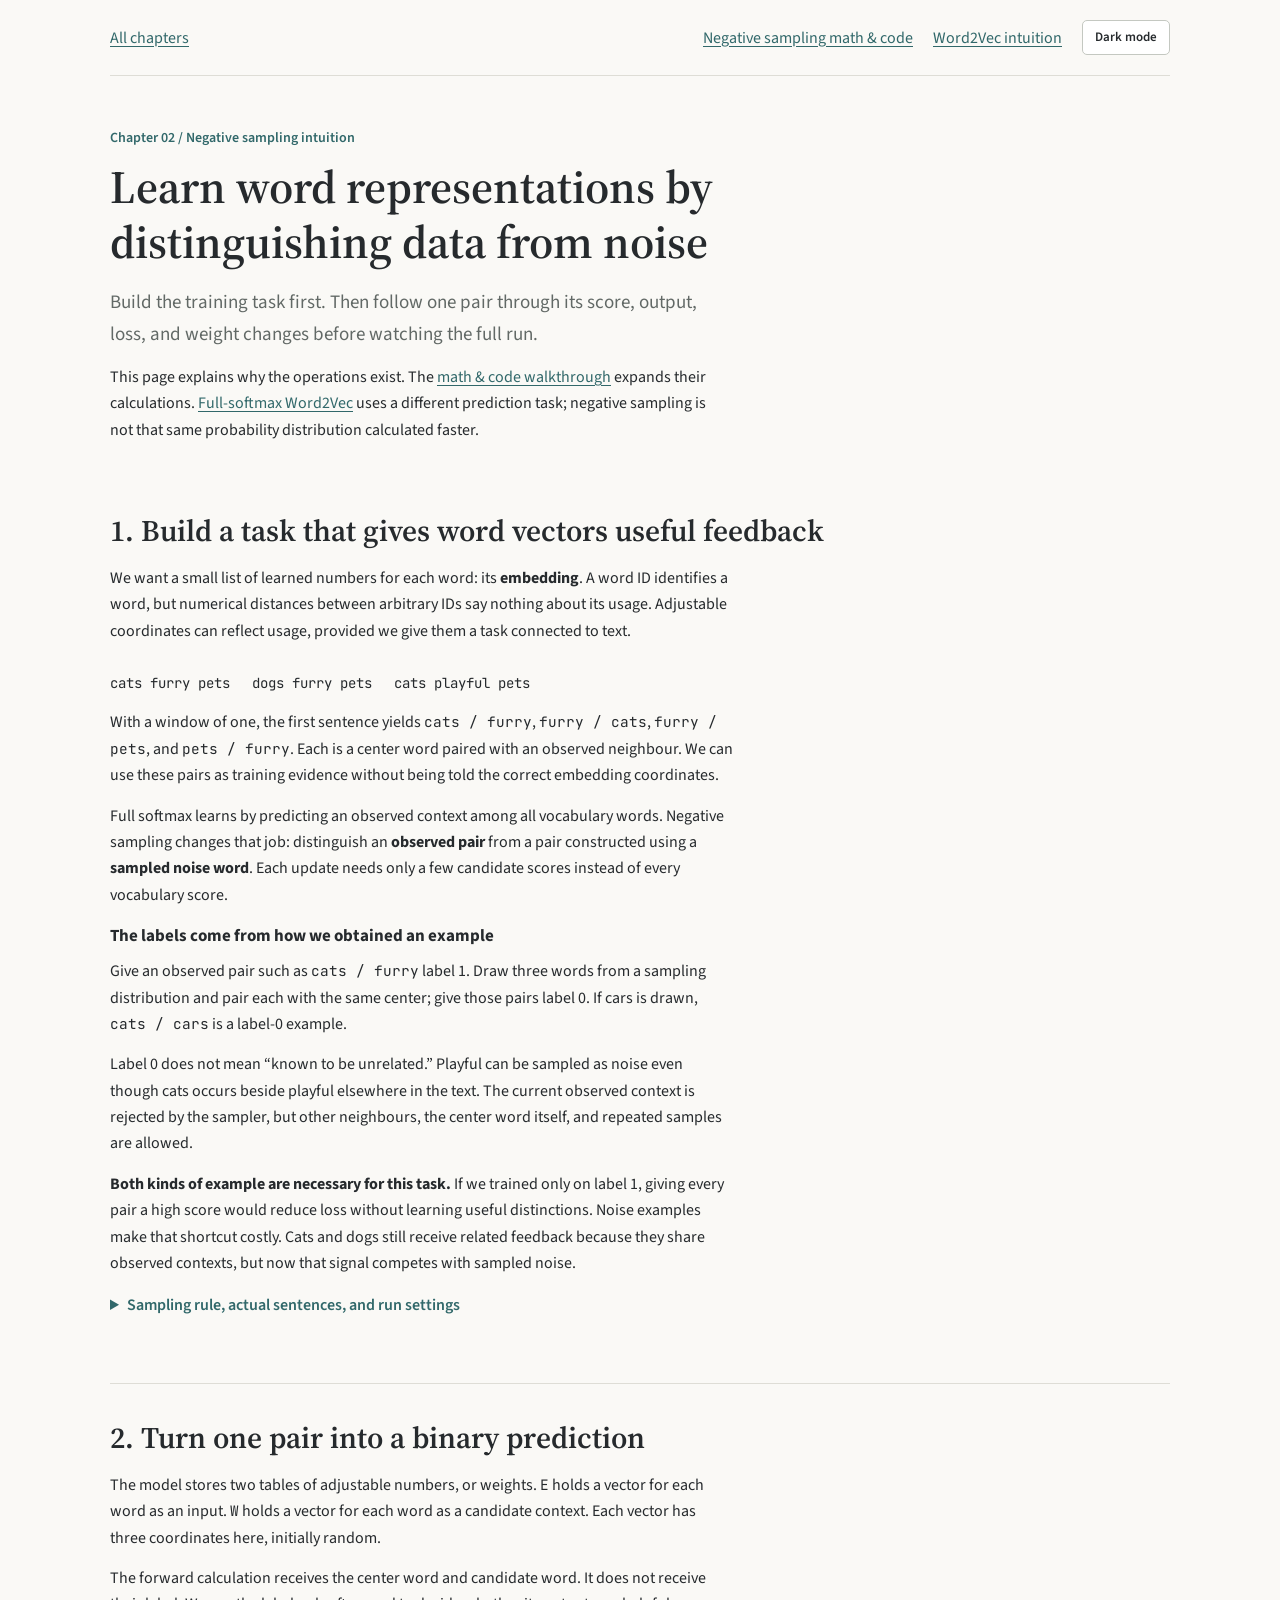
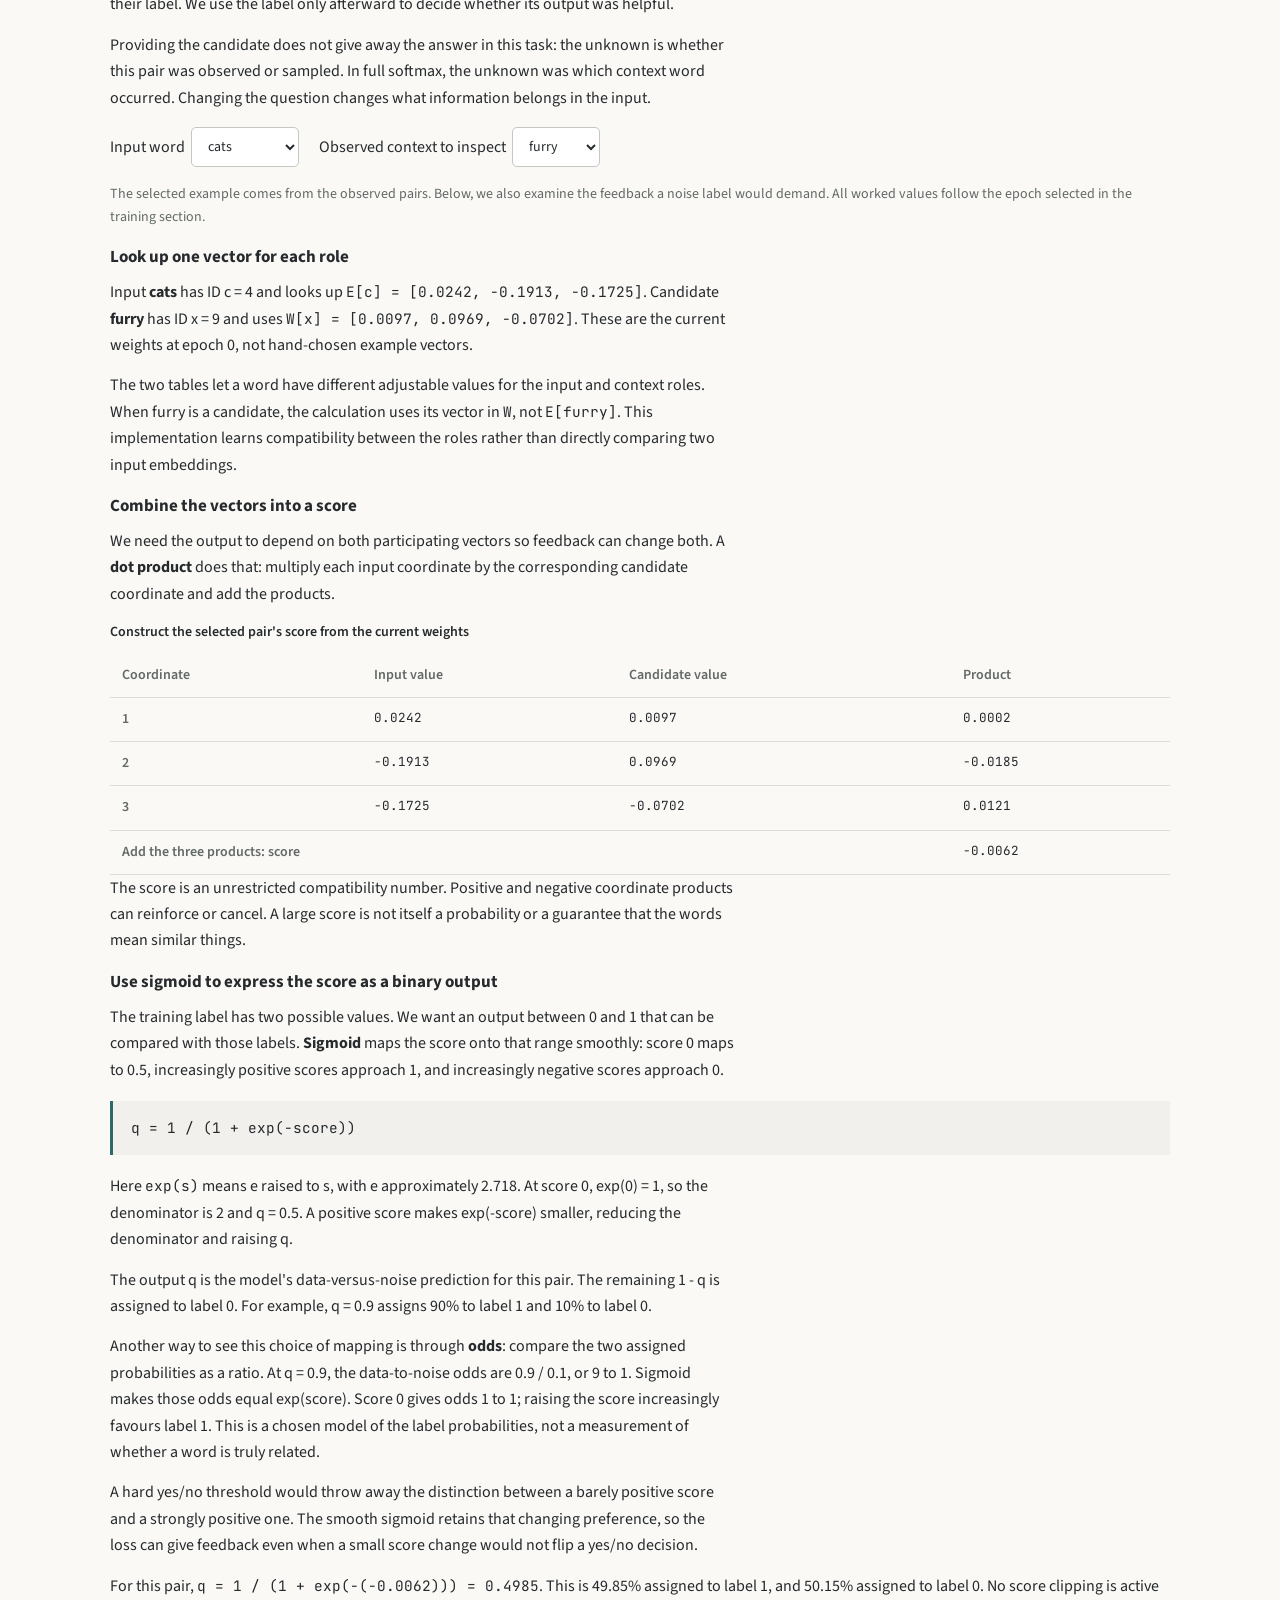
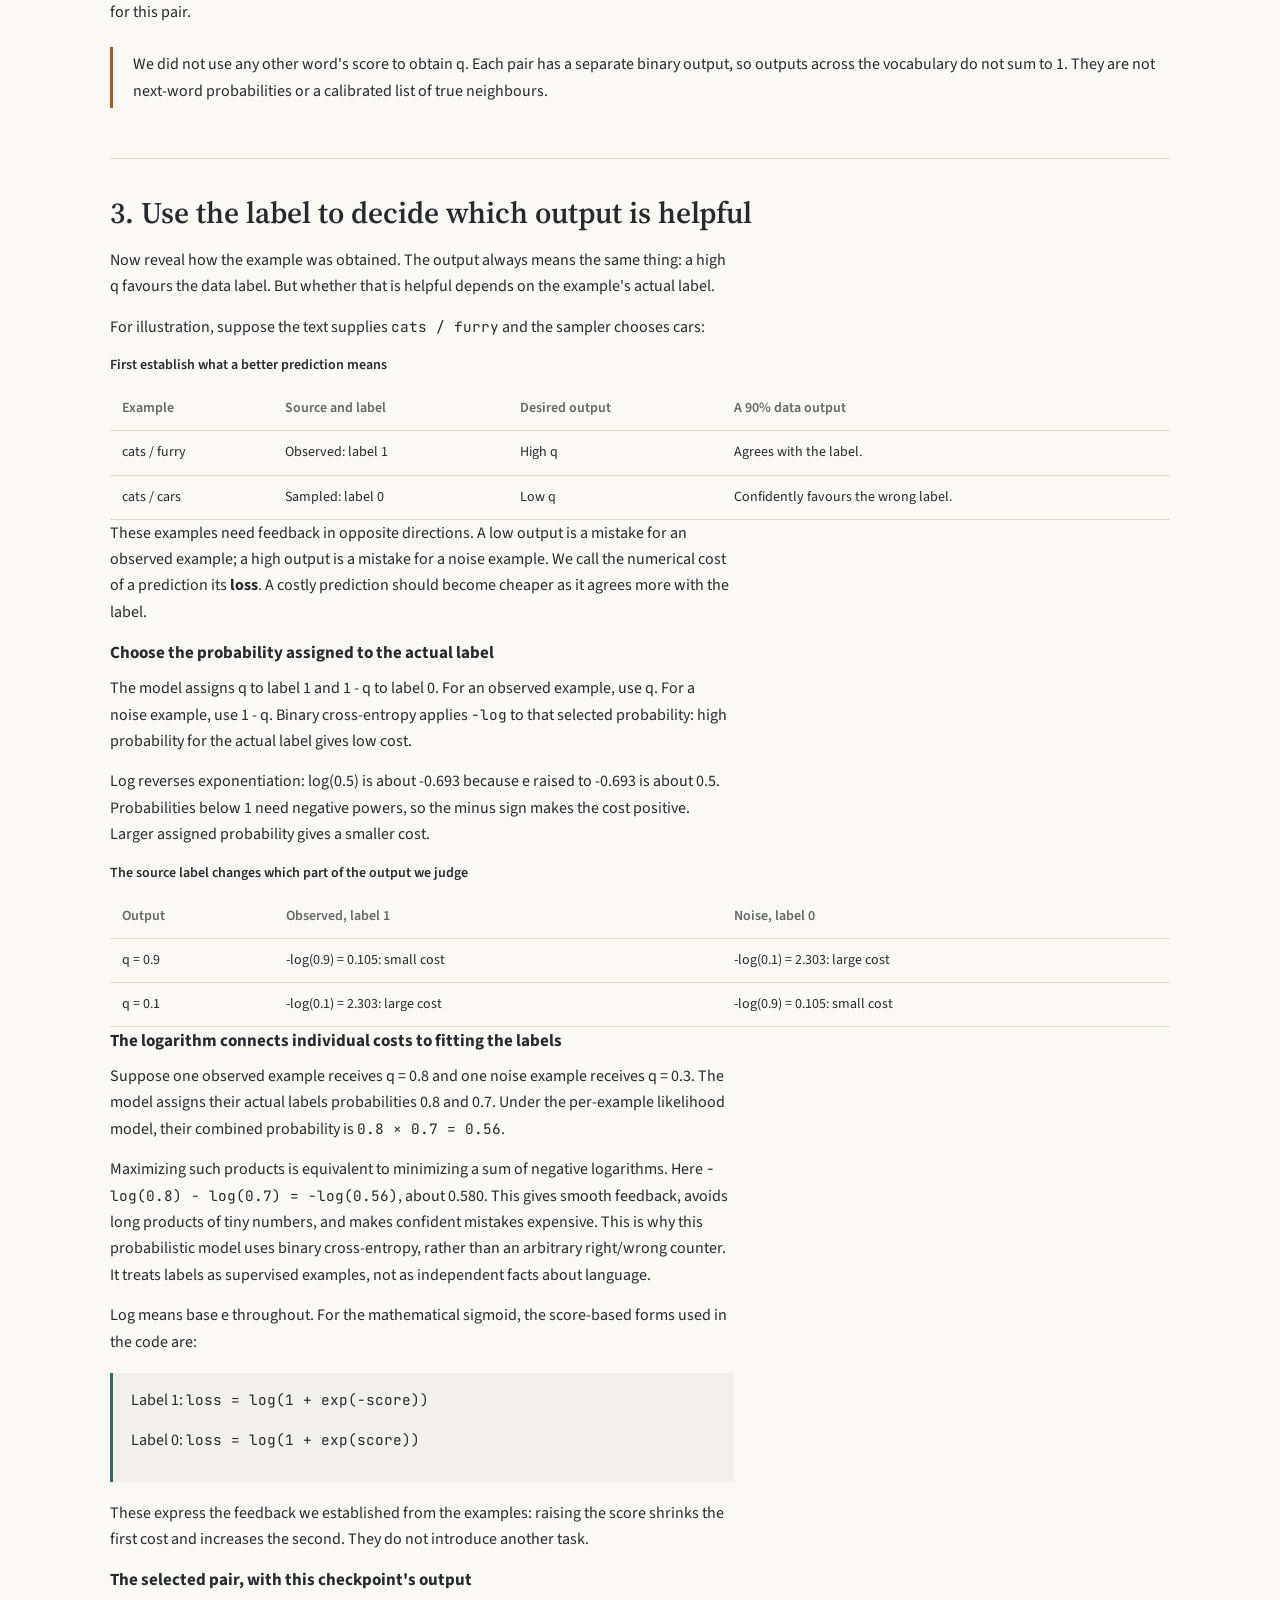
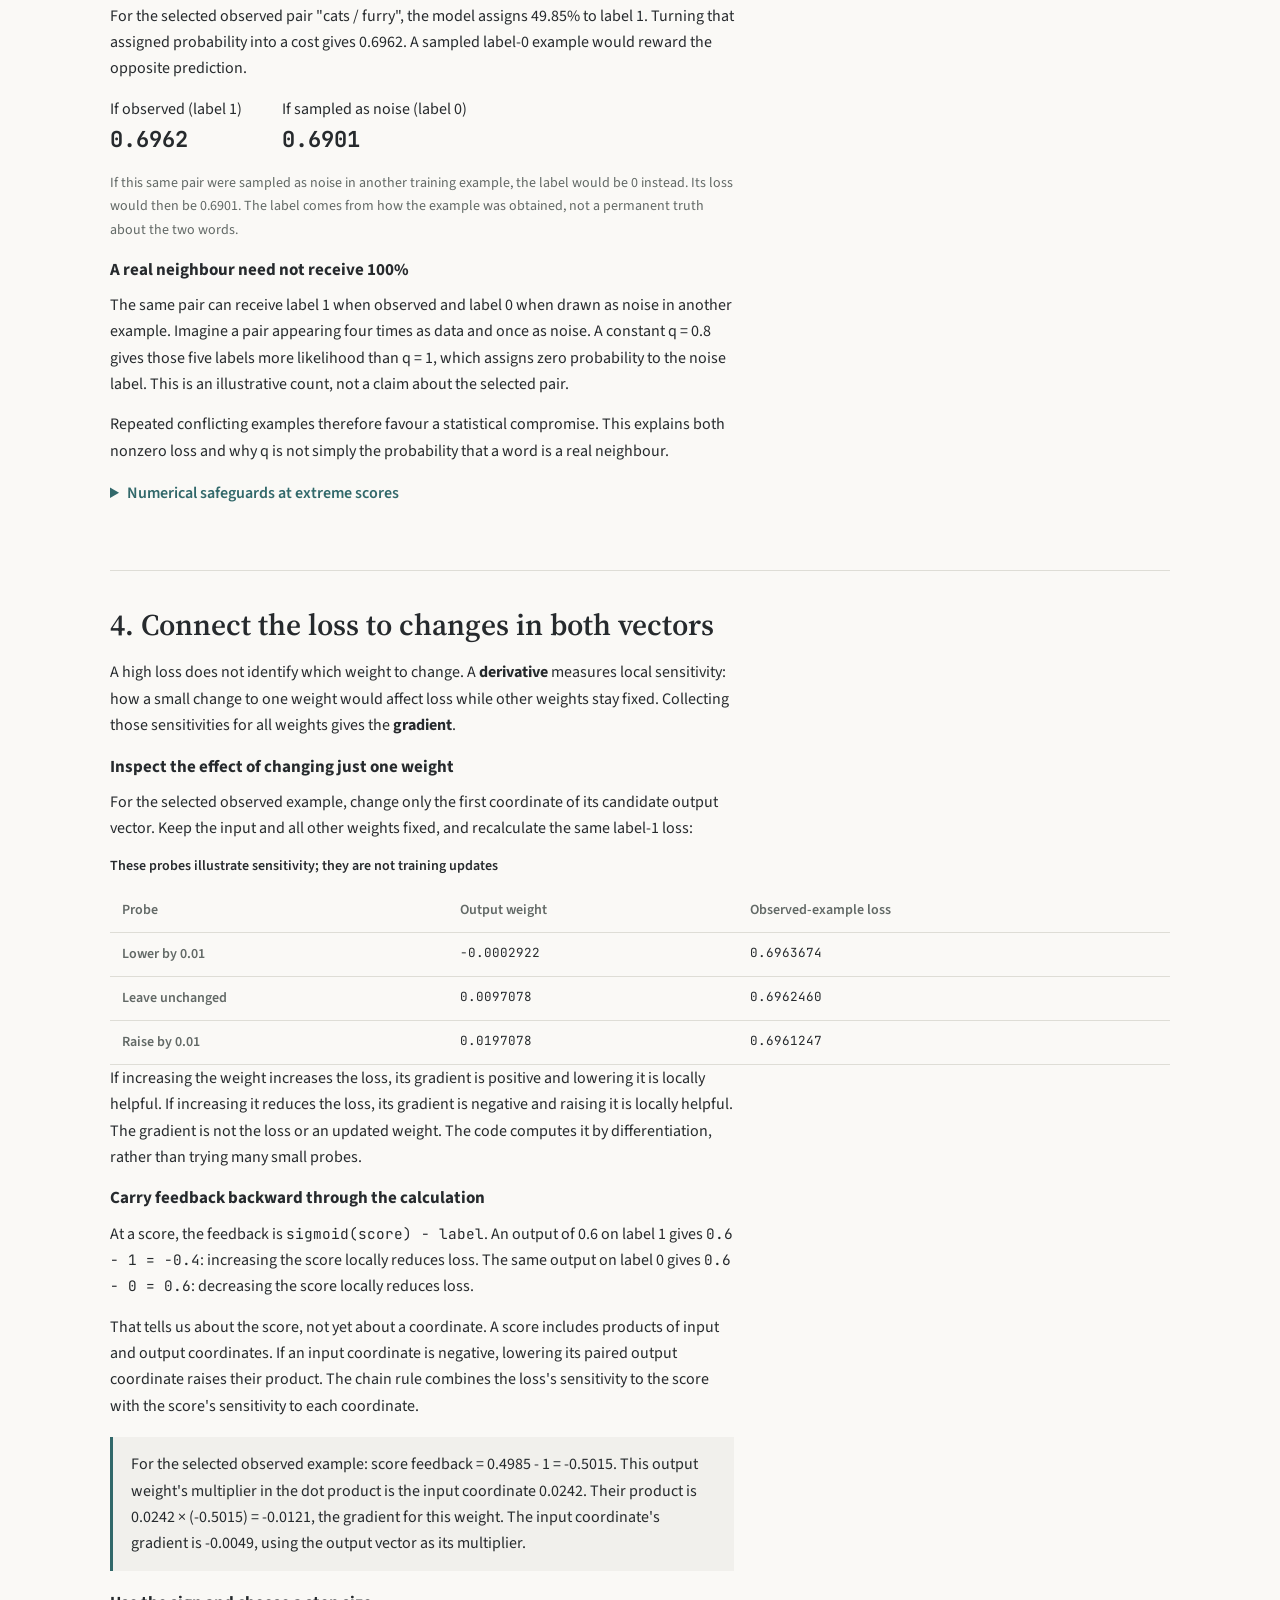
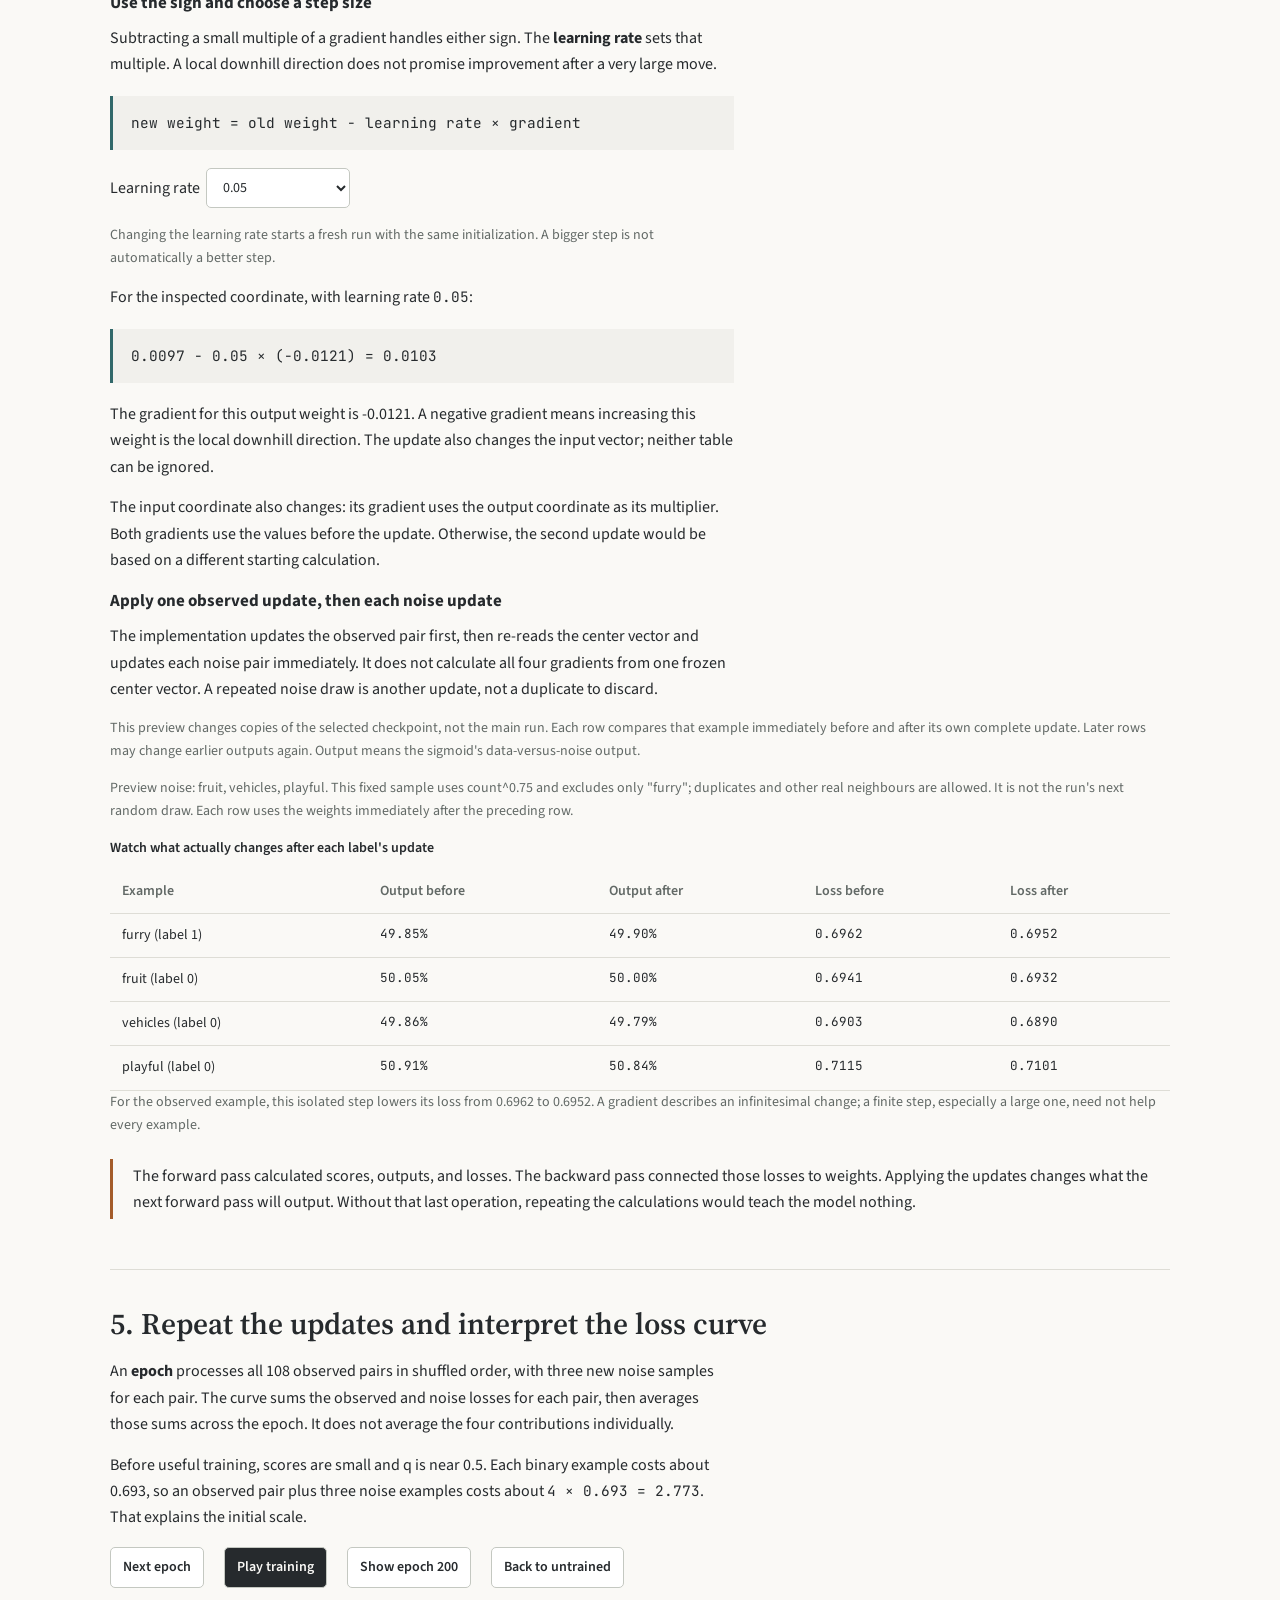
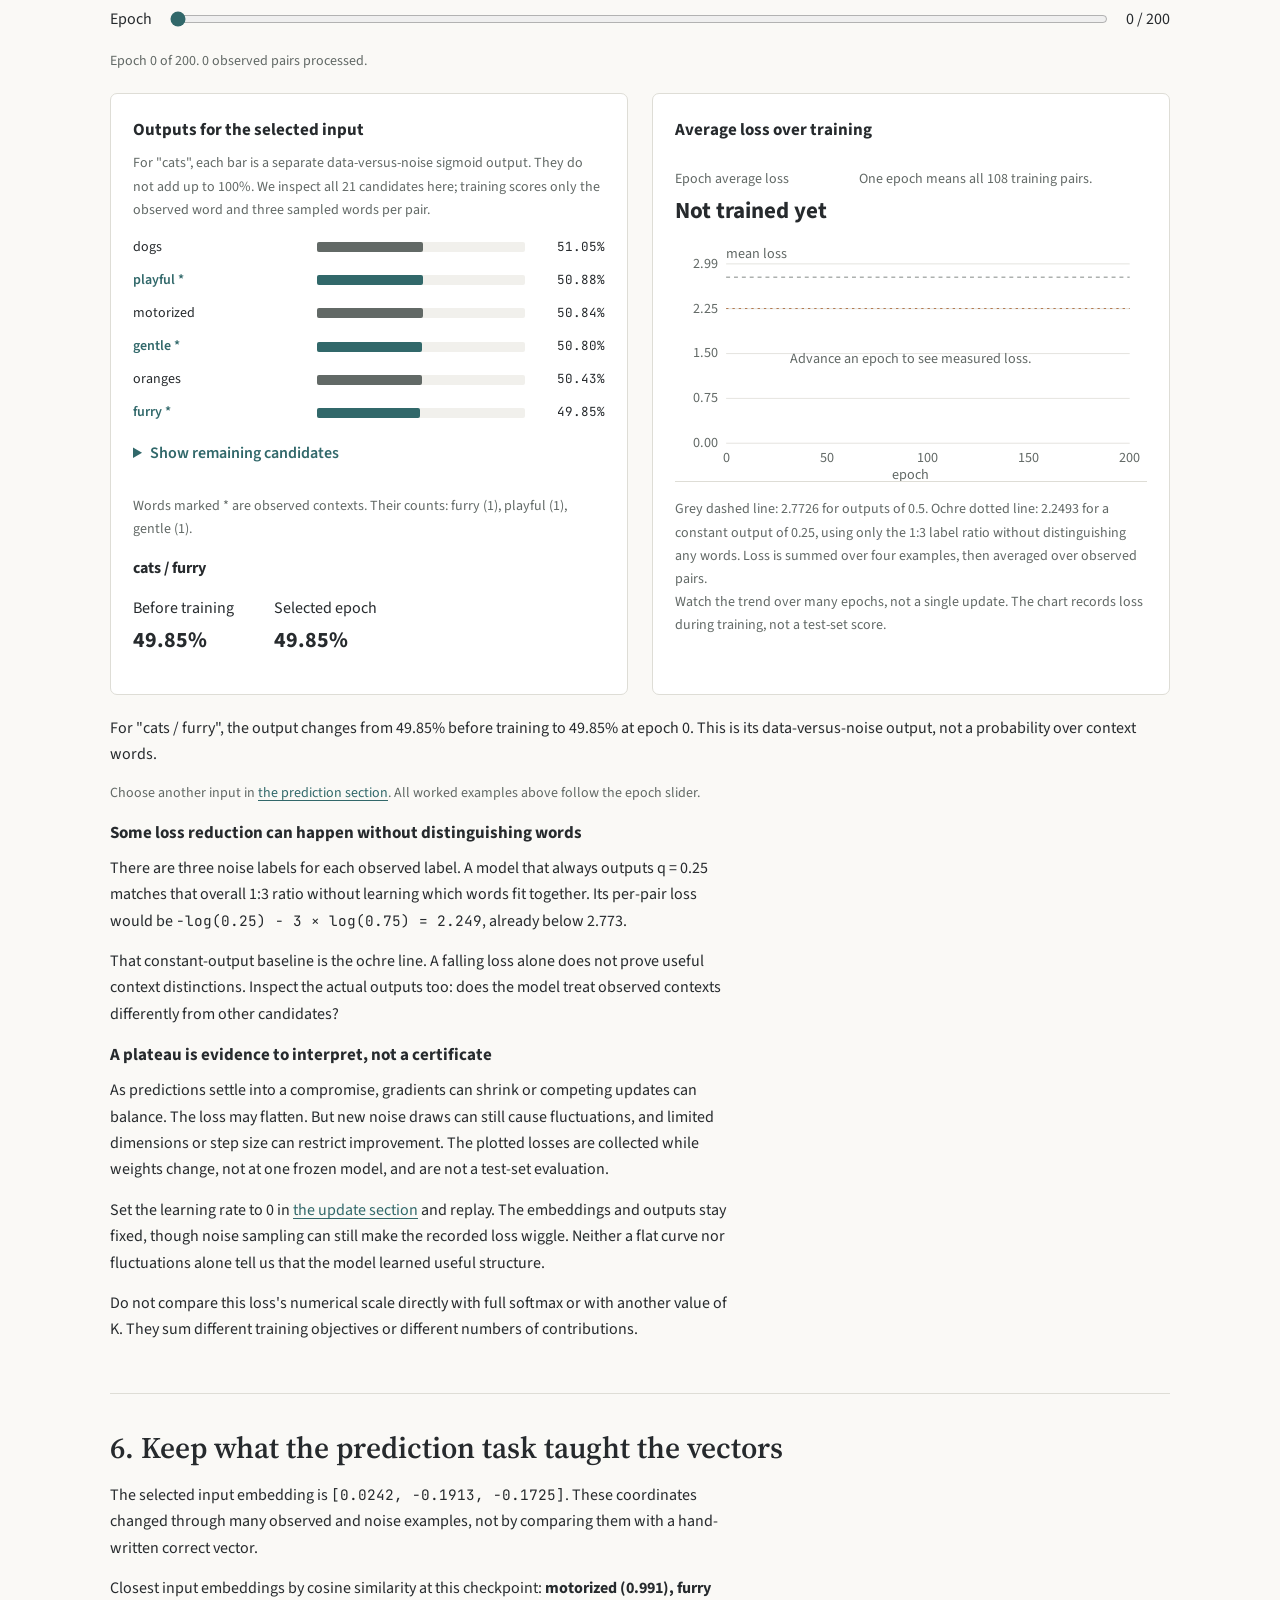
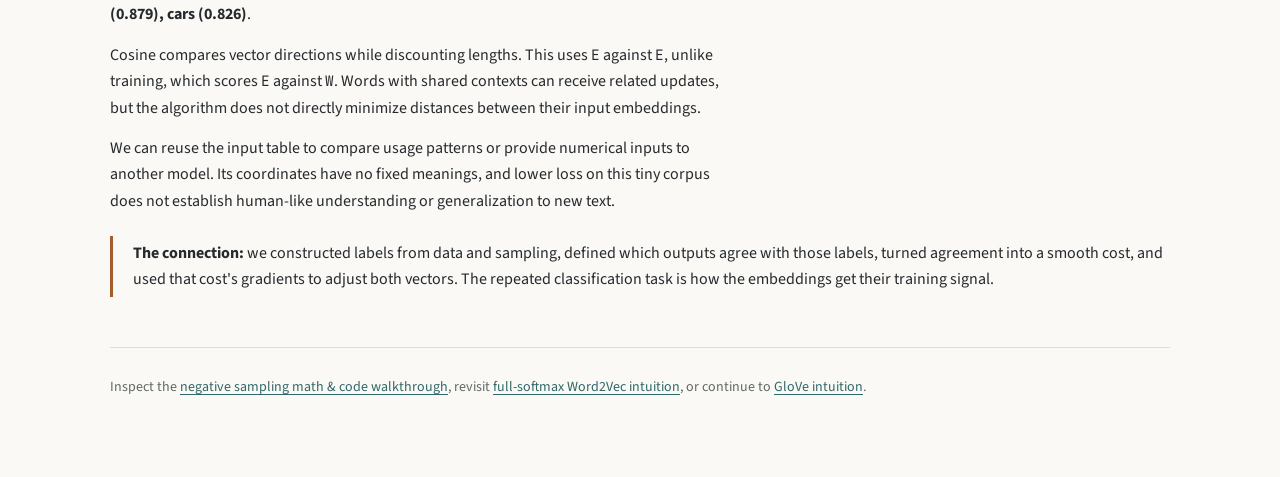
<file: docs/02-negative-sampling/intuition.html>
<!doctype html>
<html lang="en">
<head>
<meta charset="utf-8">
<meta name="viewport" content="width=device-width, initial-scale=1, viewport-fit=cover">
<title>Negative Sampling Intuition: From Training Examples to Learned Embeddings</title>
<meta name="description" content="Understand how Word2Vec's observed pairs and sampled noise become binary predictions, loss, successive gradient updates, and learned representations.">
<script src="../theme.js"></script>
<link rel="stylesheet" href="../theme.css">
<link rel="stylesheet" href="../intuition.css">
<link rel="preconnect" href="https://fonts.googleapis.com">
<link rel="preconnect" href="https://fonts.gstatic.com" crossorigin>
<link rel="stylesheet" href="https://fonts.googleapis.com/css2?family=Source+Serif+4:opsz,wght@8..60,600&family=Source+Sans+3:wght@400;600&family=JetBrains+Mono:wght@400&display=swap">
<script src="../word2vec-intuition.js" defer></script>
</head>
<body data-objective="negative">
<main class="wrap">
  <div class="topbar">
    <a href="../">All chapters</a>
    <nav aria-label="Chapter navigation"><a href="./">Negative sampling math &amp; code</a><a href="../01-word2vec-skipgram/intuition.html">Word2Vec intuition</a><button class="theme-btn" id="bTheme" type="button" aria-label="Switch to dark theme">Dark mode</button></nav>
  </div>
  <header>
    <span class="kicker">Chapter 02 / Negative sampling intuition</span>
    <h1>Learn word representations by distinguishing data from noise</h1>
    <p class="lede">Build the training task first. Then follow one pair through its score, output, loss, and weight changes before watching the full run.</p>
    <p>This page explains why the operations exist. The <a href="./">math &amp; code walkthrough</a> expands their calculations. <a href="../01-word2vec-skipgram/intuition.html">Full-softmax Word2Vec</a> uses a different prediction task; negative sampling is not that same probability distribution calculated faster.</p>
  </header>
  <p id="error" class="error" role="alert" hidden></p>
  <noscript><p class="error">Enable JavaScript for the worked values and experiment. The prose remains readable without it.</p></noscript>

  <section aria-labelledby="task-heading">
    <h2 id="task-heading">1. Build a task that gives word vectors useful feedback</h2>
    <div class="prose">
      <p>We want a small list of learned numbers for each word: its <b>embedding</b>. A word ID identifies a word, but numerical distances between arbitrary IDs say nothing about its usage. Adjustable coordinates can reflect usage, provided we give them a task connected to text.</p>
      <div class="sentences"><span>cats furry pets</span><span>dogs furry pets</span><span>cats playful pets</span></div>
      <p>With a window of one, the first sentence yields <code>cats / furry</code>, <code>furry / cats</code>, <code>furry / pets</code>, and <code>pets / furry</code>. Each is a center word paired with an observed neighbour. We can use these pairs as training evidence without being told the correct embedding coordinates.</p>
      <p>Full softmax learns by predicting an observed context among all vocabulary words. Negative sampling changes that job: distinguish an <b>observed pair</b> from a pair constructed using a <b>sampled noise word</b>. Each update needs only a few candidate scores instead of every vocabulary score.</p>
      <h3>The labels come from how we obtained an example</h3>
      <p>Give an observed pair such as <code>cats / furry</code> label 1. Draw three words from a sampling distribution and pair each with the same center; give those pairs label 0. If cars is drawn, <code>cats / cars</code> is a label-0 example.</p>
      <p>Label 0 does not mean “known to be unrelated.” Playful can be sampled as noise even though cats occurs beside playful elsewhere in the text. The current observed context is rejected by the sampler, but other neighbours, the center word itself, and repeated samples are allowed.</p>
      <p><b>Both kinds of example are necessary for this task.</b> If we trained only on label 1, giving every pair a high score would reduce loss without learning useful distinctions. Noise examples make that shortcut costly. Cats and dogs still receive related feedback because they share observed contexts, but now that signal competes with sampled noise.</p>
    </div>
    <details><summary>Sampling rule, actual sentences, and run settings</summary>
      <p>The sampler assigns weight count^0.75 to each word, then normalizes these weights to probabilities. Frequent words are useful, plausible alternatives, but the exponent reduces their dominance: pets occurs 9 times and cats 3 times, giving weights about 5.196 and 2.280 rather than 9 and 3. Sampling is not a search for words the model has proved wrong.</p>
      <p class="note">The chapter's 27 sentences, 21 words, 108 directed pairs, window 1, D = 3, K = 3, and NumPy-compatible seed 42. The default learning rate is 0.05. This page extends training to 200 epochs; the script defaults to 50. Controls replay measured checkpoints.</p>
      <pre id="corpus" class="scroll"></pre>
    </details>
  </section>

  <section aria-labelledby="prediction-heading">
    <h2 id="prediction-heading">2. Turn one pair into a binary prediction</h2>
    <div class="prose">
      <p>The model stores two tables of adjustable numbers, or weights. <code>E</code> holds a vector for each word as an input. <code>W</code> holds a vector for each word as a candidate context. Each vector has three coordinates here, initially random.</p>
      <p>The forward calculation receives the center word and candidate word. It does not receive their label. We use the label only afterward to decide whether its output was helpful.</p>
      <p>Providing the candidate does not give away the answer in this task: the unknown is whether this pair was observed or sampled. In full softmax, the unknown was which context word occurred. Changing the question changes what information belongs in the input.</p>
    </div>
    <div class="controls"><label>Input word <select id="center"></select></label><label>Observed context to inspect <select id="context"></select></label></div>
    <p class="note">The selected example comes from the observed pairs. Below, we also examine the feedback a noise label would demand. All worked values follow the epoch selected in the training section.</p>
    <h3>Look up one vector for each role</h3>
    <p id="vectorLookup" class="prose"></p>
    <p class="prose">The two tables let a word have different adjustable values for the input and context roles. When furry is a candidate, the calculation uses its vector in <code>W</code>, not <code>E[furry]</code>. This implementation learns compatibility between the roles rather than directly comparing two input embeddings.</p>
    <h3>Combine the vectors into a score</h3>
    <p class="prose">We need the output to depend on both participating vectors so feedback can change both. A <b>dot product</b> does that: multiply each input coordinate by the corresponding candidate coordinate and add the products.</p>
    <div class="scroll" tabindex="0" role="region" aria-label="How the selected pair's score is built">
      <table><caption>Construct the selected pair's score from the current weights</caption><thead><tr><th scope="col">Coordinate</th><th scope="col">Input value</th><th scope="col">Candidate value</th><th scope="col">Product</th></tr></thead><tbody id="dotRows"></tbody><tfoot><tr><th scope="row" colspan="3">Add the three products: score</th><td class="number" id="currentScore"></td></tr></tfoot></table>
    </div>
    <p class="prose">The score is an unrestricted compatibility number. Positive and negative coordinate products can reinforce or cancel. A large score is not itself a probability or a guarantee that the words mean similar things.</p>
    <h3>Use sigmoid to express the score as a binary output</h3>
    <p class="prose">The training label has two possible values. We want an output between 0 and 1 that can be compared with those labels. <b>Sigmoid</b> maps the score onto that range smoothly: score 0 maps to 0.5, increasingly positive scores approach 1, and increasingly negative scores approach 0.</p>
    <p class="formula"><code>q = 1 / (1 + exp(-score))</code></p>
    <p class="prose">Here <code>exp(s)</code> means e raised to s, with e approximately 2.718. At score 0, exp(0) = 1, so the denominator is 2 and q = 0.5. A positive score makes exp(-score) smaller, reducing the denominator and raising q.</p>
    <p class="prose">The output q is the model's data-versus-noise prediction for this pair. The remaining 1 - q is assigned to label 0. For example, q = 0.9 assigns 90% to label 1 and 10% to label 0.</p>
    <p class="prose">Another way to see this choice of mapping is through <b>odds</b>: compare the two assigned probabilities as a ratio. At q = 0.9, the data-to-noise odds are 0.9 / 0.1, or 9 to 1. Sigmoid makes those odds equal exp(score). Score 0 gives odds 1 to 1; raising the score increasingly favours label 1. This is a chosen model of the label probabilities, not a measurement of whether a word is truly related.</p>
    <p class="prose">A hard yes/no threshold would throw away the distinction between a barely positive score and a strongly positive one. The smooth sigmoid retains that changing preference, so the loss can give feedback even when a small score change would not flip a yes/no decision.</p>
    <div id="transformExample"></div>
    <p class="takeaway">We did not use any other word's score to obtain q. Each pair has a separate binary output, so outputs across the vocabulary do not sum to 1. They are not next-word probabilities or a calibrated list of true neighbours.</p>
  </section>

  <section aria-labelledby="loss-heading">
    <h2 id="loss-heading">3. Use the label to decide which output is helpful</h2>
    <div class="prose">
      <p>Now reveal how the example was obtained. The output always means the same thing: a high q favours the data label. But whether that is helpful depends on the example's actual label.</p>
      <p>For illustration, suppose the text supplies <code>cats / furry</code> and the sampler chooses cars:</p>
    </div>
    <div class="scroll" tabindex="0" role="region" aria-label="How the label determines the desired output">
      <table><caption>First establish what a better prediction means</caption><thead><tr><th scope="col">Example</th><th scope="col">Source and label</th><th scope="col">Desired output</th><th scope="col">A 90% data output</th></tr></thead><tbody>
        <tr><td>cats / furry</td><td>Observed: label 1</td><td>High q</td><td>Agrees with the label.</td></tr>
        <tr><td>cats / cars</td><td>Sampled: label 0</td><td>Low q</td><td>Confidently favours the wrong label.</td></tr>
      </tbody></table>
    </div>
    <div class="prose">
      <p>These examples need feedback in opposite directions. A low output is a mistake for an observed example; a high output is a mistake for a noise example. We call the numerical cost of a prediction its <b>loss</b>. A costly prediction should become cheaper as it agrees more with the label.</p>
      <h3>Choose the probability assigned to the actual label</h3>
      <p>The model assigns q to label 1 and 1 - q to label 0. For an observed example, use q. For a noise example, use 1 - q. Binary cross-entropy applies <code>-log</code> to that selected probability: high probability for the actual label gives low cost.</p>
      <p>Log reverses exponentiation: log(0.5) is about -0.693 because e raised to -0.693 is about 0.5. Probabilities below 1 need negative powers, so the minus sign makes the cost positive. Larger assigned probability gives a smaller cost.</p>
    </div>
    <div class="scroll" tabindex="0" role="region" aria-label="Costs of the same output under the two labels">
      <table><caption>The source label changes which part of the output we judge</caption><thead><tr><th scope="col">Output</th><th scope="col">Observed, label 1</th><th scope="col">Noise, label 0</th></tr></thead><tbody>
        <tr><td>q = 0.9</td><td>-log(0.9) = 0.105: small cost</td><td>-log(0.1) = 2.303: large cost</td></tr>
        <tr><td>q = 0.1</td><td>-log(0.1) = 2.303: large cost</td><td>-log(0.9) = 0.105: small cost</td></tr>
      </tbody></table>
    </div>
    <div class="prose">
      <h3>The logarithm connects individual costs to fitting the labels</h3>
      <p>Suppose one observed example receives q = 0.8 and one noise example receives q = 0.3. The model assigns their actual labels probabilities 0.8 and 0.7. Under the per-example likelihood model, their combined probability is <code>0.8 × 0.7 = 0.56</code>.</p>
      <p>Maximizing such products is equivalent to minimizing a sum of negative logarithms. Here <code>-log(0.8) - log(0.7) = -log(0.56)</code>, about 0.580. This gives smooth feedback, avoids long products of tiny numbers, and makes confident mistakes expensive. This is why this probabilistic model uses binary cross-entropy, rather than an arbitrary right/wrong counter. It treats labels as supervised examples, not as independent facts about language.</p>
      <p>Log means base e throughout. For the mathematical sigmoid, the score-based forms used in the code are:</p>
      <div class="formula"><p>Label 1: <code>loss = log(1 + exp(-score))</code></p><p>Label 0: <code>loss = log(1 + exp(score))</code></p></div>
      <p>These express the feedback we established from the examples: raising the score shrinks the first cost and increases the second. They do not introduce another task.</p>
      <h3>The selected pair, with this checkpoint's output</h3>
      <p id="lossMeaning"></p>
      <div class="comparison"><p>If observed (label 1)<strong class="number" id="observedLoss"></strong></p><p>If sampled as noise (label 0)<strong class="number" id="noiseLoss"></strong></p></div>
      <p id="noiseMeaning" class="note"></p>
      <h3>A real neighbour need not receive 100%</h3>
      <p>The same pair can receive label 1 when observed and label 0 when drawn as noise in another example. Imagine a pair appearing four times as data and once as noise. A constant q = 0.8 gives those five labels more likelihood than q = 1, which assigns zero probability to the noise label. This is an illustrative count, not a claim about the selected pair.</p>
      <p>Repeated conflicting examples therefore favour a statistical compromise. This explains both nonzero loss and why q is not simply the probability that a word is a real neighbour.</p>
      <details><summary>Numerical safeguards at extreme scores</summary><p class="note">The code evaluates log(1 + exp(value)) stably from the unclipped score. Its sigmoid helper clips scores to [-15, 15]. Displayed outputs and update gradients therefore approximate the mathematical sigmoid at extremes; the loss itself remains unclipped.</p></details>
    </div>
  </section>

  <section aria-labelledby="update-heading">
    <h2 id="update-heading">4. Connect the loss to changes in both vectors</h2>
    <div class="prose">
      <p>A high loss does not identify which weight to change. A <b>derivative</b> measures local sensitivity: how a small change to one weight would affect loss while other weights stay fixed. Collecting those sensitivities for all weights gives the <b>gradient</b>.</p>
      <h3>Inspect the effect of changing just one weight</h3>
      <p>For the selected observed example, change only the first coordinate of its candidate output vector. Keep the input and all other weights fixed, and recalculate the same label-1 loss:</p>
    </div>
    <div class="scroll" tabindex="0" role="region" aria-label="Loss sensitivity to one output coordinate">
      <table><caption>These probes illustrate sensitivity; they are not training updates</caption><thead><tr><th scope="col">Probe</th><th scope="col">Output weight</th><th scope="col">Observed-example loss</th></tr></thead><tbody id="sensitivityRows"></tbody></table>
    </div>
    <div class="prose">
      <p>If increasing the weight increases the loss, its gradient is positive and lowering it is locally helpful. If increasing it reduces the loss, its gradient is negative and raising it is locally helpful. The gradient is not the loss or an updated weight. The code computes it by differentiation, rather than trying many small probes.</p>
      <h3>Carry feedback backward through the calculation</h3>
      <p>At a score, the feedback is <code>sigmoid(score) - label</code>. An output of 0.6 on label 1 gives <code>0.6 - 1 = -0.4</code>: increasing the score locally reduces loss. The same output on label 0 gives <code>0.6 - 0 = 0.6</code>: decreasing the score locally reduces loss.</p>
      <p>That tells us about the score, not yet about a coordinate. A score includes products of input and output coordinates. If an input coordinate is negative, lowering its paired output coordinate raises their product. The chain rule combines the loss's sensitivity to the score with the score's sensitivity to each coordinate.</p>
      <p id="gradientChain" class="formula"></p>
      <h3>Use the sign and choose a step size</h3>
      <p>Subtracting a small multiple of a gradient handles either sign. The <b>learning rate</b> sets that multiple. A local downhill direction does not promise improvement after a very large move.</p>
      <p class="formula"><code>new weight = old weight - learning rate × gradient</code></p>
      <div class="controls"><label>Learning rate <select id="rate"><option value="0">0 (no updates)</option><option value="0.01">0.01</option><option value="0.05" selected>0.05</option><option value="0.3">0.3 (larger steps)</option></select></label></div>
      <p id="rateMeaning" class="note"></p>
      <p>For the inspected coordinate, with learning rate <code id="rateValue"></code>:</p>
      <p class="formula"><code id="weightChange"></code></p><p id="gradientMeaning"></p>
      <p>The input coordinate also changes: its gradient uses the output coordinate as its multiplier. Both gradients use the values before the update. Otherwise, the second update would be based on a different starting calculation.</p>
    </div>
    <h3>Apply one observed update, then each noise update</h3>
    <p class="prose">The implementation updates the observed pair first, then re-reads the center vector and updates each noise pair immediately. It does not calculate all four gradients from one frozen center vector. A repeated noise draw is another update, not a duplicate to discard.</p>
    <p class="note">This preview changes copies of the selected checkpoint, not the main run. Each row compares that example immediately before and after its own complete update. Later rows may change earlier outputs again. Output means the sigmoid's data-versus-noise output.</p>
    <p id="previewNoise" class="note"></p>
    <div class="scroll" tabindex="0" role="region" aria-label="Successive observed and noise updates">
      <table><caption>Watch what actually changes after each label's update</caption><thead><tr><th scope="col">Example</th><th scope="col">Output before</th><th scope="col">Output after</th><th scope="col">Loss before</th><th scope="col">Loss after</th></tr></thead><tbody id="updateRows"></tbody></table>
    </div>
    <p id="updateInterpretation" class="note"></p>
    <p class="takeaway">The forward pass calculated scores, outputs, and losses. The backward pass connected those losses to weights. Applying the updates changes what the next forward pass will output. Without that last operation, repeating the calculations would teach the model nothing.</p>
  </section>

  <section aria-labelledby="experiment-heading">
    <h2 id="experiment-heading">5. Repeat the updates and interpret the loss curve</h2>
    <div class="prose">
      <p>An <b>epoch</b> processes all 108 observed pairs in shuffled order, with three new noise samples for each pair. The curve sums the observed and noise losses for each pair, then averages those sums across the epoch. It does not average the four contributions individually.</p>
      <p>Before useful training, scores are small and q is near 0.5. Each binary example costs about 0.693, so an observed pair plus three noise examples costs about <code>4 × 0.693 = 2.773</code>. That explains the initial scale.</p>
    </div>
    <div class="controls"><button id="next" type="button">Next epoch</button><button id="play" class="primary" type="button" aria-pressed="false">Play training</button><button id="end" type="button">Show epoch 200</button><button id="reset" type="button">Back to untrained</button></div>
    <div class="progress"><label for="epoch">Epoch</label><input id="epoch" type="range" min="0" max="200" value="0"><output id="epochValue" for="epoch">0 / 200</output></div>
    <p id="trainingStatus" class="note"></p>
    <div class="duo">
      <div class="panel">
        <h3>Outputs for the selected input</h3><p id="predictionExplanation" class="note"></p>
        <div id="predictions" class="predictions"></div>
        <details><summary>Show remaining candidates</summary><div id="otherPredictions" class="predictions"></div></details>
        <p class="note">Words marked * are observed contexts. Their counts: <span id="observedContexts"></span>.</p>
        <p><b id="pairName"></b></p><div class="comparison"><p>Before training<strong id="initialOutput"></strong></p><p>Selected epoch<strong id="currentOutput"></strong></p></div>
      </div>
      <div class="panel">
        <h3>Average loss over training</h3>
        <div class="metrics"><p class="note">Epoch average loss<strong id="meanLoss"></strong></p><p class="note" id="firstLoss"></p></div>
        <div class="scroll plot" id="lossPlot" tabindex="0" role="region" aria-label="Scrollable loss chart"></div>
        <p id="lossReference" class="note plot-caption"></p><p id="convergence" class="note"></p>
      </div>
    </div>
    <p id="trainingResult"></p>
    <p class="note">Choose another input in <a href="#prediction-heading">the prediction section</a>. All worked examples above follow the epoch slider.</p>
    <div class="prose">
      <h3>Some loss reduction can happen without distinguishing words</h3>
      <p>There are three noise labels for each observed label. A model that always outputs q = 0.25 matches that overall 1:3 ratio without learning which words fit together. Its per-pair loss would be <code>-log(0.25) - 3 × log(0.75) = 2.249</code>, already below 2.773.</p>
      <p>That constant-output baseline is the ochre line. A falling loss alone does not prove useful context distinctions. Inspect the actual outputs too: does the model treat observed contexts differently from other candidates?</p>
      <h3>A plateau is evidence to interpret, not a certificate</h3>
      <p>As predictions settle into a compromise, gradients can shrink or competing updates can balance. The loss may flatten. But new noise draws can still cause fluctuations, and limited dimensions or step size can restrict improvement. The plotted losses are collected while weights change, not at one frozen model, and are not a test-set evaluation.</p>
      <p>Set the learning rate to 0 in <a href="#update-heading">the update section</a> and replay. The embeddings and outputs stay fixed, though noise sampling can still make the recorded loss wiggle. Neither a flat curve nor fluctuations alone tell us that the model learned useful structure.</p>
      <p>Do not compare this loss's numerical scale directly with full softmax or with another value of K. They sum different training objectives or different numbers of contributions.</p>
    </div>
  </section>

  <section aria-labelledby="representations-heading">
    <h2 id="representations-heading">6. Keep what the prediction task taught the vectors</h2>
    <div class="prose">
      <p>The selected input embedding is <code id="selectedVector"></code>. These coordinates changed through many observed and noise examples, not by comparing them with a hand-written correct vector.</p>
      <p>Closest input embeddings by cosine similarity at this checkpoint: <strong id="similarWords"></strong>.</p>
      <p>Cosine compares vector directions while discounting lengths. This uses <code>E</code> against <code>E</code>, unlike training, which scores <code>E</code> against <code>W</code>. Words with shared contexts can receive related updates, but the algorithm does not directly minimize distances between their input embeddings.</p>
      <p>We can reuse the input table to compare usage patterns or provide numerical inputs to another model. Its coordinates have no fixed meanings, and lower loss on this tiny corpus does not establish human-like understanding or generalization to new text.</p>
    </div>
    <p class="takeaway"><b>The connection:</b> we constructed labels from data and sampling, defined which outputs agree with those labels, turned agreement into a smooth cost, and used that cost's gradients to adjust both vectors. The repeated classification task is how the embeddings get their training signal.</p>
  </section>
  <footer><p>Inspect the <a href="./">negative sampling math &amp; code walkthrough</a>, revisit <a href="../01-word2vec-skipgram/intuition.html">full-softmax Word2Vec intuition</a>, or continue to <a href="../03-glove/intuition.html">GloVe intuition</a>.</p></footer>
</main>
</body>
</html>
</file>
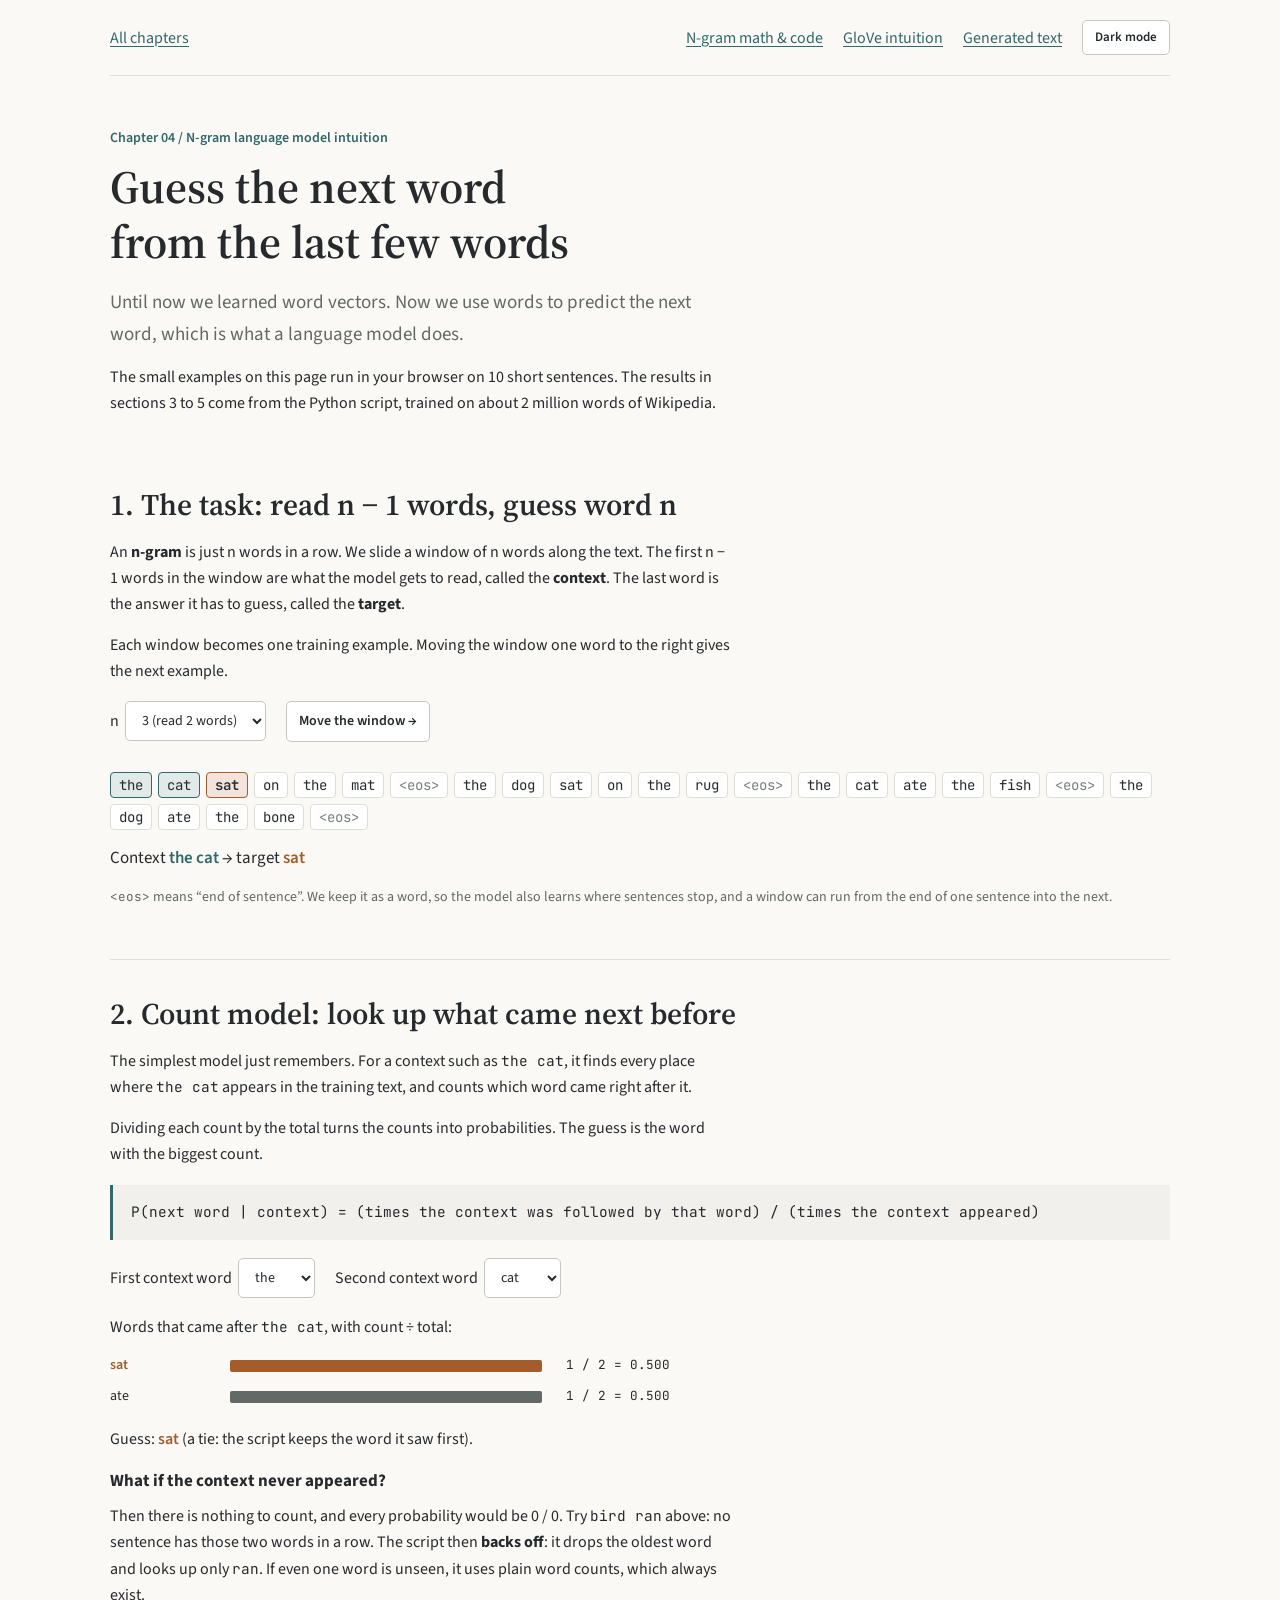
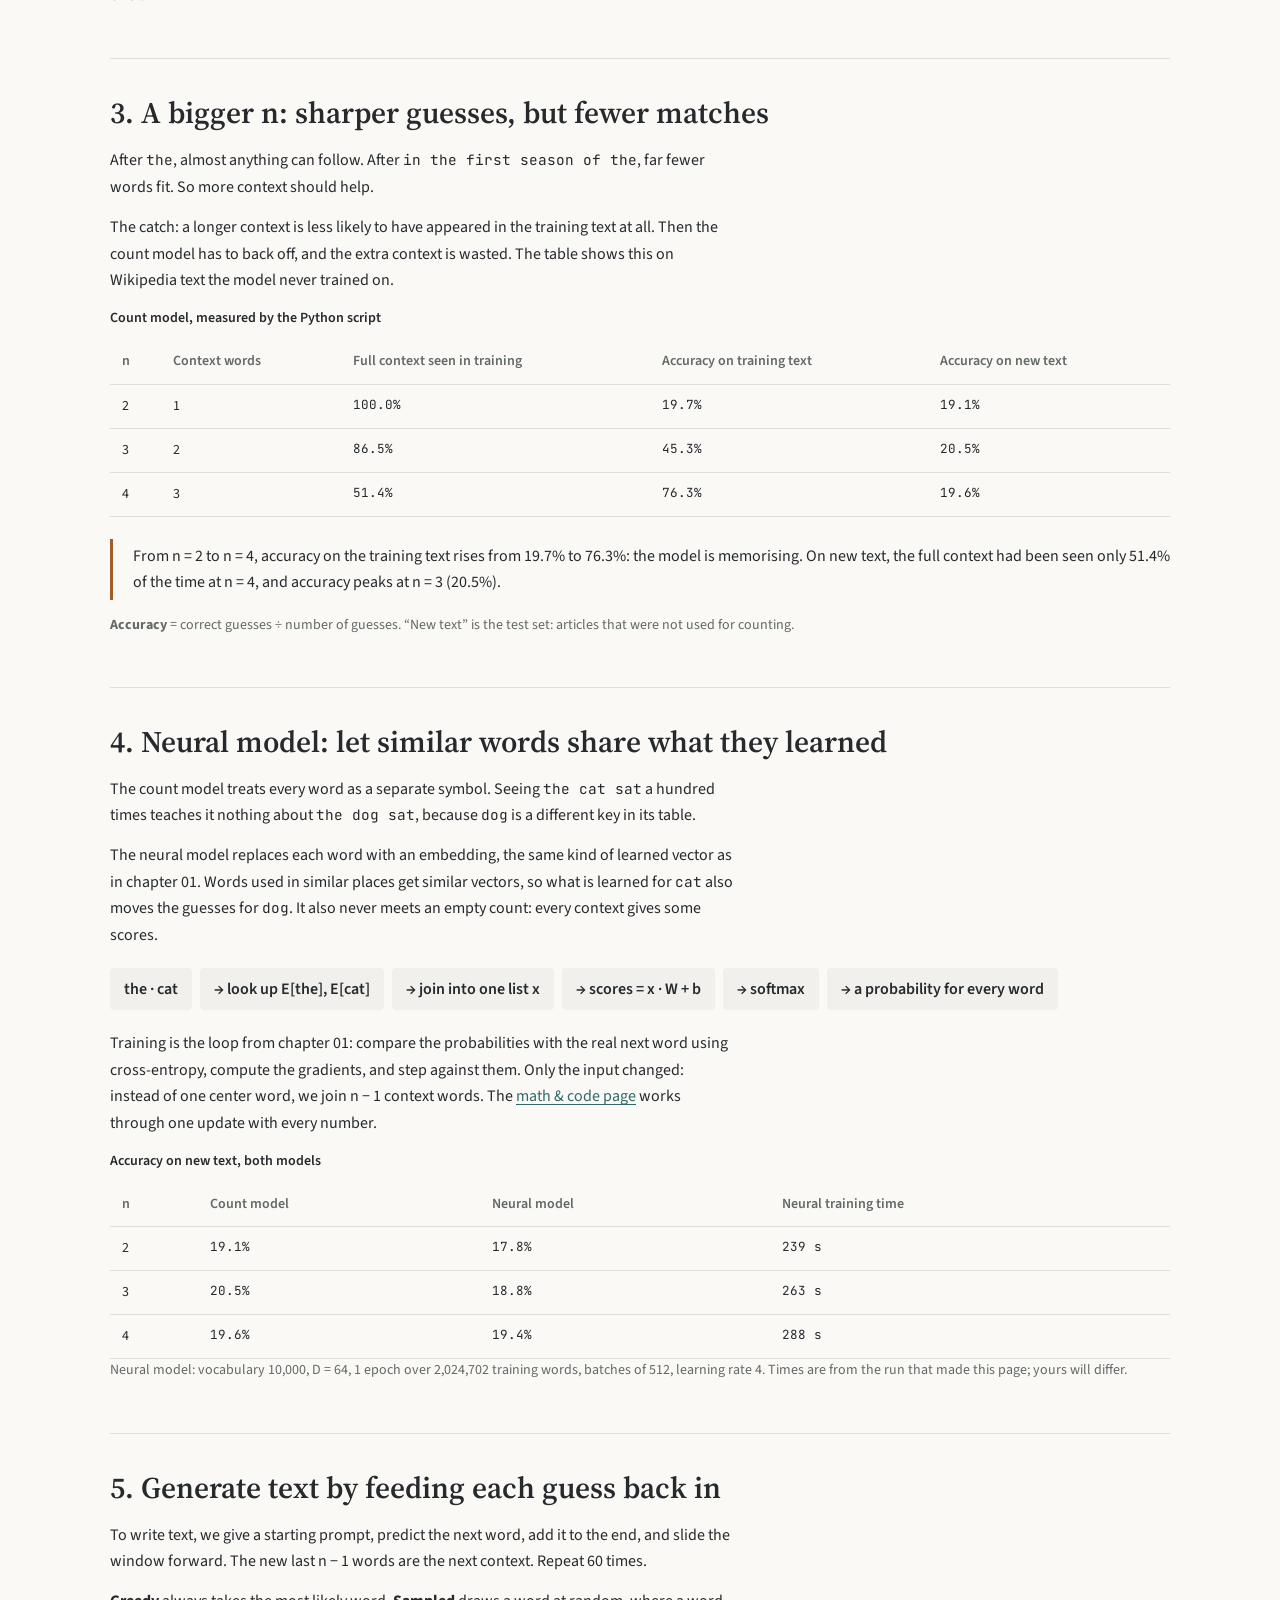
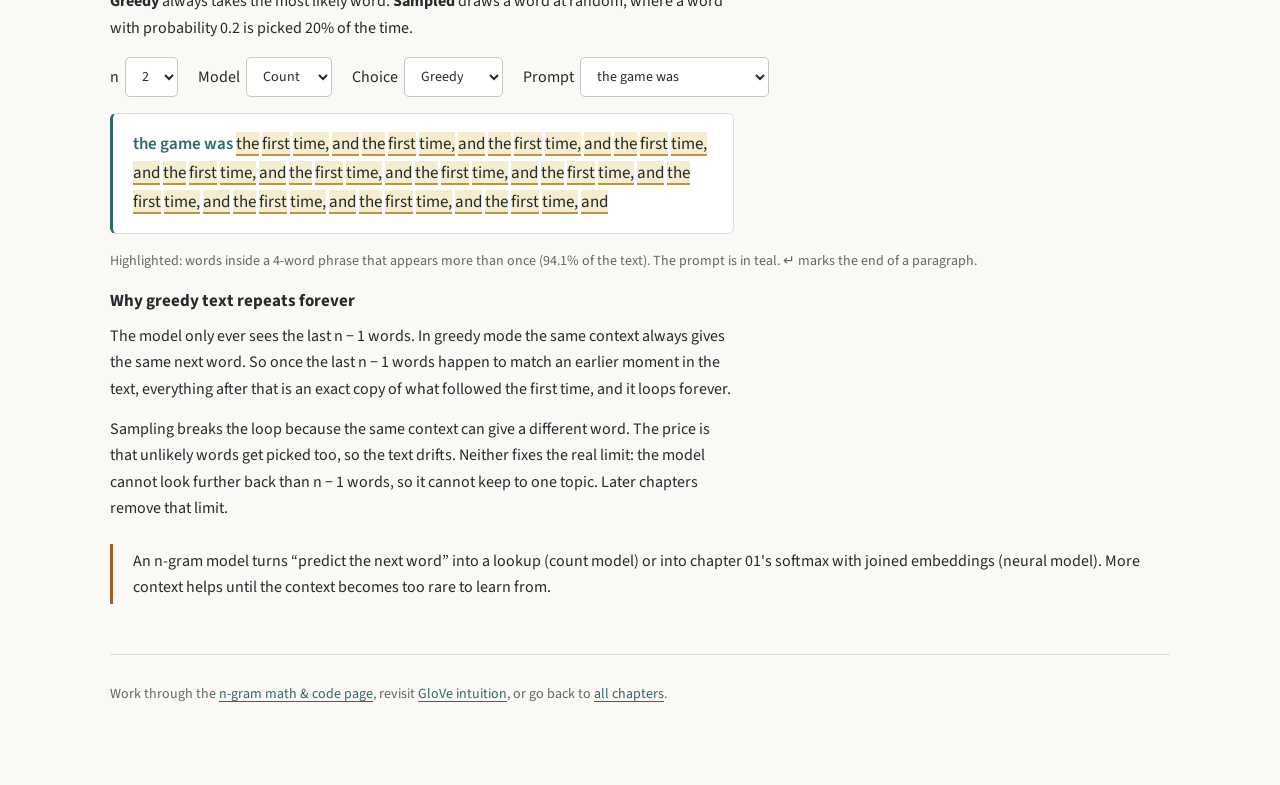
<file: docs/04-ngram-language-model/intuition.html>
<!doctype html>
<html lang="en">
<head>
<meta charset="utf-8">
<meta name="viewport" content="width=device-width, initial-scale=1, viewport-fit=cover">
<title>N-gram Language Model Intuition: Predicting the Next Word</title>
<meta name="description" content="See how an n-gram model guesses the next word from the previous few words, why a bigger n helps and hurts, and why generated text repeats itself.">
<script src="../theme.js"></script>
<link rel="stylesheet" href="../theme.css">
<link rel="stylesheet" href="../intuition.css">
<link rel="stylesheet" href="ngram.css">
<link rel="preconnect" href="https://fonts.googleapis.com">
<link rel="preconnect" href="https://fonts.gstatic.com" crossorigin>
<link rel="stylesheet" href="https://fonts.googleapis.com/css2?family=Source+Serif+4:opsz,wght@8..60,600&family=Source+Sans+3:wght@400;600&family=JetBrains+Mono:wght@400&display=swap">
<script src="ngram-engine.js" defer></script>
<script src="ngram.js" defer></script>
</head>
<body data-view="intuition">
<main class="wrap">
  <div class="topbar"><a href="../">All chapters</a><nav aria-label="Chapter navigation"><a href="./">N-gram math &amp; code</a><a href="../03-glove/intuition.html">GloVe intuition</a><a href="#generate-heading">Generated text</a><button id="bTheme" class="theme-btn" type="button">Dark mode</button></nav></div>
  <header>
    <span class="kicker">Chapter 04 / N-gram language model intuition</span>
    <h1>Guess the next word from the last few words</h1>
    <p class="lede">Until now we learned word vectors. Now we use words to predict the next word, which is what a language model does.</p>
    <p>The small examples on this page run in your browser on 10 short sentences. The results in sections 3 to 5 come from the Python script, trained on about 2 million words of Wikipedia.</p>
  </header>
  <p id="loadError" class="error" role="alert" hidden></p>
  <noscript><p class="error">Enable JavaScript for the examples. The text still reads without it.</p></noscript>

  <section aria-labelledby="task-heading">
    <h2 id="task-heading">1. The task: read n − 1 words, guess word n</h2>
    <div class="prose">
      <p>An <b>n-gram</b> is just n words in a row. We slide a window of n words along the text. The first n − 1 words in the window are what the model gets to read, called the <b>context</b>. The last word is the answer it has to guess, called the <b>target</b>.</p>
      <p>Each window becomes one training example. Moving the window one word to the right gives the next example.</p>
    </div>
    <div class="controls"><label>n <select id="windowN"><option value="2">2 (read 1 word)</option><option value="3" selected>3 (read 2 words)</option><option value="4">4 (read 3 words)</option></select></label><button id="windowNext" type="button">Move the window →</button></div>
    <div id="windowStream" class="stream" aria-live="polite"></div>
    <p id="windowExample" class="example-line"></p>
    <p class="note"><code>&lt;eos&gt;</code> means “end of sentence”. We keep it as a word, so the model also learns where sentences stop, and a window can run from the end of one sentence into the next.</p>
  </section>

  <section aria-labelledby="count-heading">
    <h2 id="count-heading">2. Count model: look up what came next before</h2>
    <div class="prose">
      <p>The simplest model just remembers. For a context such as <code>the cat</code>, it finds every place where <code>the cat</code> appears in the training text, and counts which word came right after it.</p>
      <p>Dividing each count by the total turns the counts into probabilities. The guess is the word with the biggest count.</p>
    </div>
    <p class="formula"><code>P(next word | context) = (times the context was followed by that word) / (times the context appeared)</code></p>
    <div class="controls"><label>First context word <select id="countA"></select></label><label>Second context word <select id="countB"></select></label></div>
    <div id="countResult"></div>
    <div class="prose">
      <h3>What if the context never appeared?</h3>
      <p>Then there is nothing to count, and every probability would be 0 / 0. Try <code>bird ran</code> above: no sentence has those two words in a row. The script then <b>backs off</b>: it drops the oldest word and looks up only <code>ran</code>. If even one word is unseen, it uses plain word counts, which always exist.</p>
    </div>
  </section>

  <section aria-labelledby="bigger-heading">
    <h2 id="bigger-heading">3. A bigger n: sharper guesses, but fewer matches</h2>
    <div class="prose">
      <p>After <code>the</code>, almost anything can follow. After <code>in the first season of the</code>, far fewer words fit. So more context should help.</p>
      <p>The catch: a longer context is less likely to have appeared in the training text at all. Then the count model has to back off, and the extra context is wasted. The table shows this on Wikipedia text the model never trained on.</p>
    </div>
    <div class="scroll" tabindex="0" role="region" aria-label="Count model results for each n">
      <table class="data-table"><caption>Count model, measured by the Python script</caption><thead><tr><th scope="col">n</th><th scope="col">Context words</th><th scope="col">Full context seen in training</th><th scope="col">Accuracy on training text</th><th scope="col">Accuracy on new text</th></tr></thead><tbody id="countRows"></tbody></table>
    </div>
    <p id="countReading" class="takeaway"></p>
    <p class="note"><b>Accuracy</b> = correct guesses ÷ number of guesses. “New text” is the test set: articles that were not used for counting.</p>
  </section>

  <section aria-labelledby="neural-heading">
    <h2 id="neural-heading">4. Neural model: let similar words share what they learned</h2>
    <div class="prose">
      <p>The count model treats every word as a separate symbol. Seeing <code>the cat sat</code> a hundred times teaches it nothing about <code>the dog sat</code>, because <code>dog</code> is a different key in its table.</p>
      <p>The neural model replaces each word with an embedding, the same kind of learned vector as in chapter 01. Words used in similar places get similar vectors, so what is learned for <code>cat</code> also moves the guesses for <code>dog</code>. It also never meets an empty count: every context gives some scores.</p>
    </div>
    <div class="flow" aria-label="The neural model's steps"><span>the · cat</span><span>→ look up E[the], E[cat]</span><span>→ join into one list x</span><span>→ scores = x · W + b</span><span>→ softmax</span><span>→ a probability for every word</span></div>
    <div class="prose">
      <p>Training is the loop from chapter 01: compare the probabilities with the real next word using cross-entropy, compute the gradients, and step against them. Only the input changed: instead of one center word, we join n − 1 context words. The <a href="./">math &amp; code page</a> works through one update with every number.</p>
    </div>
    <div class="scroll" tabindex="0" role="region" aria-label="Count and neural accuracy for each n">
      <table class="data-table"><caption>Accuracy on new text, both models</caption><thead><tr><th scope="col">n</th><th scope="col">Count model</th><th scope="col">Neural model</th><th scope="col">Neural training time</th></tr></thead><tbody id="compareRows"></tbody></table>
    </div>
    <p id="compareReading" class="note"></p>
  </section>

  <section aria-labelledby="generate-heading">
    <h2 id="generate-heading">5. Generate text by feeding each guess back in</h2>
    <div class="prose">
      <p>To write text, we give a starting prompt, predict the next word, add it to the end, and slide the window forward. The new last n − 1 words are the next context. Repeat 60 times.</p>
      <p><b>Greedy</b> always takes the most likely word. <b>Sampled</b> draws a word at random, where a word with probability 0.2 is picked 20% of the time.</p>
    </div>
    <div class="controls">
      <label>n <select id="genN"></select></label>
      <label>Model <select id="genModel"><option value="count">Count</option><option value="neural">Neural</option></select></label>
      <label>Choice <select id="genMethod"><option value="greedy">Greedy</option><option value="sampled">Sampled</option></select></label>
      <label>Prompt <select id="genPrompt"></select></label>
    </div>
    <blockquote id="genText" class="generated"></blockquote>
    <p id="genRepeat" class="note"></p>
    <div class="prose">
      <h3>Why greedy text repeats forever</h3>
      <p>The model only ever sees the last n − 1 words. In greedy mode the same context always gives the same next word. So once the last n − 1 words happen to match an earlier moment in the text, everything after that is an exact copy of what followed the first time, and it loops forever.</p>
      <p>Sampling breaks the loop because the same context can give a different word. The price is that unlikely words get picked too, so the text drifts. Neither fixes the real limit: the model cannot look further back than n − 1 words, so it cannot keep to one topic. Later chapters remove that limit.</p>
    </div>
    <p class="takeaway">An n-gram model turns “predict the next word” into a lookup (count model) or into chapter 01's softmax with joined embeddings (neural model). More context helps until the context becomes too rare to learn from.</p>
  </section>
  <footer><p>Work through the <a href="./">n-gram math &amp; code page</a>, revisit <a href="../03-glove/intuition.html">GloVe intuition</a>, or go back to <a href="../">all chapters</a>.</p></footer>
</main>
</body>
</html>
</file>
<file: docs/theme.css>
:root {
  color-scheme: light;
  --bg: #faf9f6;
  --surface: #ffffff;
  --sunk: #f1f0ec;
  --line: #deddd6;
  --line-strong: #c4c8c1;
  --fg: #262a2d;
  --muted: #626966;
  --faint: #797f7b;
  --center: #31686a;
  --target: #a45c2a;
  --pos: #b25454;
  --neg: #4b779e;
  --pull: #377966;
  --push: #b25454;
  --g-pets: #377966;
  --g-fruit: #a45c2a;
  --g-veh: #74639c;
  --g-adj: #797f7b;
  --hl: #f5edcf;
  --hl-edge: #b9973e;
  --ink-band: #2c3533;
  --ink-band-fg: #f5f6f2;
  --code-keyword: #6b38a5;
  --code-string: #266338;
  --code-number: #9a4518;
  --code-function: #195f95;
  --code-builtin: #76521a;
  --code-comment: #626966;
  --code-operator: #555b60;
}

:root[data-theme="dark"] {
  color-scheme: dark;
  --bg: #1a1d1e;
  --surface: #232728;
  --sunk: #2b3031;
  --line: #3a4141;
  --line-strong: #505a5a;
  --fg: #e3e7e4;
  --muted: #b1bcb6;
  --faint: #8f9c95;
  --center: #8fc8be;
  --target: #ddb087;
  --pos: #d98989;
  --neg: #94b4d7;
  --pull: #9bc4ad;
  --push: #d98989;
  --g-pets: #9bc4ad;
  --g-fruit: #ddb087;
  --g-veh: #bcacd6;
  --g-adj: #8f9c95;
  --hl: #3a3626;
  --hl-edge: #a49456;
  --ink-band: #131617;
  --ink-band-fg: #e3e7e4;
  --code-keyword: #d3abf7;
  --code-string: #a4d6a1;
  --code-number: #efb38b;
  --code-function: #9ecbf2;
  --code-builtin: #e6cf91;
  --code-comment: #a9b5ae;
  --code-operator: #c4ceca;
}

.py-token { font: inherit; }
.py-keyword { color: var(--code-keyword); }
.py-string { color: var(--code-string); }
.py-number, .py-constant { color: var(--code-number); }
.py-function { color: var(--code-function); }
.py-builtin { color: var(--code-builtin); }
.py-comment { color: var(--code-comment); font-style: italic; }
.py-operator, .py-punctuation { color: var(--code-operator); }
.hv .py-token { color: inherit; }

.code-block-heading, .code-dialog-heading {
  display: flex;
  align-items: center;
  flex-wrap: wrap;
  gap: 8px 16px;
}
.code-block-heading { margin-bottom: 10px; }
.code-block-heading h3, .code-dialog-heading h3 { margin: 0; min-width: 0; overflow-wrap: anywhere; }
.code-tools { display: flex; align-items: center; gap: 6px; margin-left: auto; min-width: 0; max-width: 100%; }
button.code-icon-button {
  display: inline-flex;
  align-items: center;
  justify-content: center;
  flex: 0 0 auto;
  width: 34px;
  height: 34px;
  padding: 6px;
  border: 1px solid var(--line-strong);
  border-radius: 5px;
  color: var(--muted);
  background: var(--surface);
  cursor: pointer;
}
button.code-icon-button:hover { color: var(--fg); border-color: var(--center); }
button.code-icon-button:focus-visible { outline: 2px solid var(--center); outline-offset: 3px; }
.code-feedback { min-width: 0; max-width: 28ch; font: 13px/1.4 var(--f-body); color: var(--muted); overflow-wrap: anywhere; }
.code-overlay-open, .code-overlay-open body { overflow: hidden; }
.code-dialog {
  width: calc(100vw - 32px);
  height: calc(100dvh - 32px);
  max-width: none;
  max-height: none;
  padding: 0;
  margin: auto;
  border: 1px solid var(--line-strong);
  border-radius: 8px;
  background: var(--surface);
  color: var(--fg);
}
.code-dialog[open] { display: flex; flex-direction: column; overflow: hidden; }
.code-dialog::backdrop { background: #0009; backdrop-filter: blur(2px); }
.code-dialog-heading { flex: 0 0 auto; padding: 12px 16px; border-bottom: 1px solid var(--line); font-family: var(--f-body); }
.code-dialog .code-expanded-source {
  flex: 1 1 auto;
  min-height: 0;
  max-height: none;
  overflow: auto;
  margin: 0;
  padding: 12px 0;
}
.code-dialog .source-line, .code-dialog .src { font-size: 13px; line-height: 1.8; }

.theme-btn {
  font: inherit;
  font-size: 13px;
  font-weight: 600;
  padding: 6px 12px;
  color: var(--fg);
  background: var(--surface);
  border: 1px solid var(--line-strong);
  border-radius: 5px;
  cursor: pointer;
}

.theme-btn:hover { border-color: var(--center); }
.theme-btn:focus-visible { outline: 2px solid var(--center); outline-offset: 3px; }

.derivative-graph {
  margin: 0;
  padding: 16px;
  border: 1px solid var(--line);
  border-radius: 6px;
  background: var(--surface);
  display: flex;
  flex-direction: column;
  gap: 12px;
  min-width: 0;
  max-width: 760px;
}
.derivative-graph figcaption { display: flex; flex-direction: column; gap: 6px; }
.derivative-graph figcaption p, .graph-reading { font-size: 14px; color: var(--muted); }
.derivative-graph svg { display: block; width: 100%; height: auto; }
.derivative-graph svg text { font-family: var(--f-body); font-size: 13px; }
.graph-plot { min-width: 0; overflow-x: auto; }
.graph-plot svg { min-width: 480px; }
.graph-plot:focus-visible { outline: 2px solid var(--center); outline-offset: 2px; }
.graph-hint { display: none; font-size: 13px; color: var(--muted); }
.graph-key { display: flex; flex-wrap: wrap; gap: 6px 16px; font-size: 13px; color: var(--muted); }
.graph-key span { display: inline-flex; align-items: center; gap: 6px; }
.graph-key i { width: 20px; border-top: 3px solid var(--target); }
.graph-key i.comparison { border-color: var(--center); }
.graph-key i.tangent { border-top: 2px dashed var(--fg); }
.graph-reading strong { color: var(--fg); }
@media (max-width: 480px) {
  .derivative-graph { padding: 12px; }
  .derivative-graph svg text { font-size: 18px; }
}
@media (max-width: 640px) { .graph-hint { display: block; } }
</file>
<file: docs/intuition.css>
:root {
  --f-display: "Source Serif 4", "Iowan Old Style", Georgia, serif;
  --f-body: "Source Sans 3", system-ui, sans-serif;
  --f-mono: "JetBrains Mono", ui-monospace, monospace;
}
* { box-sizing: border-box; }
[hidden] { display: none !important; }
body { margin: 0; background: var(--bg); color: var(--fg); font: 16px/1.65 var(--f-body); }
.wrap { max-width: 1100px; margin: auto; padding: 0 20px 64px; }
.topbar, .controls, .section-heading { display: flex; align-items: center; justify-content: space-between; flex-wrap: wrap; gap: 12px 20px; }
.topbar { padding: 20px 0; border-bottom: 1px solid var(--line); }
nav { display: flex; align-items: center; flex-wrap: wrap; gap: 10px 20px; }
a { color: var(--center); text-underline-offset: 3px; }
h1, h2 { font-family: var(--f-display); font-weight: 600; line-height: 1.2; text-wrap: balance; }
h1 { font-size: clamp(30px, 4.5vw, 46px); margin: 8px 0 18px; }
h2 { font-size: clamp(24px, 3vw, 30px); margin: 0 0 16px; }
h3 { font-size: 17px; margin: 0 0 8px; }
p { margin: 0 0 14px; }
header { max-width: 76ch; padding: 48px 0 20px; }
.kicker { color: var(--center); font-size: 14px; font-weight: 600; }
.lede { font-size: 19px; color: var(--muted); }
section { padding: 36px 0; border-bottom: 1px solid var(--line); }
.prose { max-width: 78ch; }
.muted, .note { color: var(--muted); }
.note { font-size: 14px; }
.panel { min-width: 0; padding: 22px; background: var(--surface); border: 1px solid var(--line); border-radius: 7px; }
.duo { display: grid; grid-template-columns: minmax(0, 1fr) minmax(0, 1fr); gap: 24px; margin: 20px 0; }
.flow { display: flex; flex-wrap: wrap; gap: 8px; align-items: center; font-weight: 600; margin: 20px 0; }
.flow span { padding: 8px 14px; background: var(--sunk); border-radius: 4px; }
.sentences { font-family: var(--f-mono); font-size: 14px; display: flex; flex-wrap: wrap; gap: 8px 22px; padding: 14px 0; }
code, .number { font-family: var(--f-mono); font-size: .9em; font-variant-numeric: tabular-nums; overflow-wrap: anywhere; }
button, select { font: inherit; font-size: 14px; padding: 8px 12px; color: var(--fg); background: var(--surface); border: 1px solid var(--line-strong); border-radius: 5px; max-width: 100%; }
button { cursor: pointer; font-weight: 600; }
button.primary { color: var(--bg); background: var(--fg); }
button:hover:not(:disabled) { border-color: var(--center); }
button:disabled { opacity: .5; cursor: default; }
button:focus-visible, select:focus-visible, input:focus-visible, a:focus-visible, summary:focus-visible, .scroll:focus-visible {
  outline: 2px solid var(--center); outline-offset: 3px;
}
.controls { justify-content: flex-start; margin: 16px 0; }
.controls label { display: flex; flex-wrap: wrap; align-items: center; gap: 6px; }
.progress { display: flex; gap: 16px; align-items: center; margin: 18px 0; }
.progress input { flex: 1; min-width: 0; accent-color: var(--center); }
.metrics { display: flex; flex-wrap: wrap; gap: 14px 32px; padding: 16px 0; }
.metrics p { margin: 0; }
.metrics strong { display: block; font-size: 23px; color: var(--fg); }
.plot svg { display: block; width: 100%; height: auto; min-width: 440px; }
.plot svg text { fill: var(--muted); font: 18px var(--f-body); }
.scroll { overflow-x: auto; min-width: 0; }
.plot { border-bottom: 1px solid var(--line); margin-bottom: 16px; }
.plot-caption { margin: 12px 0 0; }
.predictions { display: flex; flex-direction: column; gap: 10px; }
.prediction-row { display: grid; grid-template-columns: minmax(72px, 1fr) minmax(40px, 1.2fr) 70px; gap: 10px; align-items: center; font-size: 14px; }
.prediction-row .bar { background: var(--sunk); border-radius: 2px; height: 10px; }
.prediction-row .bar i { display: block; height: 100%; background: var(--muted); border-radius: 2px; }
.prediction-row.observed .bar i { background: var(--center); }
.prediction-row.observed .word { color: var(--center); font-weight: 600; }
.prediction-row .number { text-align: right; }
.selected-word { border-left: 3px solid var(--target); padding-left: 12px; }
.formula { padding: 14px 18px; background: var(--sunk); border-left: 3px solid var(--center); margin: 18px 0; overflow-wrap: anywhere; }
.comparison { display: flex; flex-wrap: wrap; gap: 16px 40px; }
.comparison strong { font-size: 22px; display: block; }
table { border-collapse: collapse; width: 100%; font-size: 14px; }
th, td { padding: 10px 12px; text-align: left; border-bottom: 1px solid var(--line); vertical-align: top; }
th { font-weight: 600; color: var(--muted); }
td.number { white-space: nowrap; }
caption { text-align: left; font-weight: 600; margin-bottom: 10px; }
details { margin: 16px 0; }
summary { cursor: pointer; color: var(--center); font-weight: 600; margin-bottom: 12px; }
ul { padding-left: 22px; }
li { margin: 7px 0; }
.takeaway { border-left: 3px solid var(--target); padding: 4px 0 4px 20px; margin-top: 22px; }
footer { padding-top: 28px; color: var(--muted); font-size: 14px; }
.error { border: 2px solid var(--push); padding: 18px; color: var(--fg); background: var(--surface); }
@media (max-width: 800px) {
  .duo { grid-template-columns: minmax(0, 1fr); }
}
@media (max-width: 480px) {
  .wrap { padding-inline: 16px; }
  header { padding-top: 32px; }
  .panel { padding: 16px; }
  .prediction-row { grid-template-columns: minmax(65px, 1fr) minmax(30px, 1fr) 60px; gap: 8px; }
}
</file>
<file: docs/04-ngram-language-model/ngram.css>
/* Chapter 04 additions to intuition.css. Same tokens as theme.css. */
.stream { display: flex; flex-wrap: wrap; gap: 6px; padding: 14px 0; font: 14px var(--f-mono); }
.stream span { padding: 3px 8px; border: 1px solid var(--line); border-radius: 4px; background: var(--surface); }
.stream .ctx { border-color: var(--center); background: color-mix(in oklab, var(--center) 14%, var(--surface)); color: var(--fg); }
.stream .tgt { border-color: var(--target); background: color-mix(in oklab, var(--target) 16%, var(--surface)); color: var(--fg); font-weight: 600; }
.stream .eos { color: var(--faint); }
.example-line { font-size: 17px; }
.c-ctx { color: var(--center); font-weight: 600; }
.c-tgt { color: var(--target); font-weight: 600; }

.backoff { display: flex; flex-direction: column; gap: 6px; margin: 12px 0; padding-left: 16px; border-left: 3px solid var(--line-strong); }
.backoff p { margin: 0; }
.count-bars { display: flex; flex-direction: column; gap: 8px; margin: 12px 0 18px; max-width: 560px; }
.count-bar { display: grid; grid-template-columns: minmax(64px, 110px) minmax(0, 1fr) 118px; gap: 10px; align-items: center; font-size: 14px; }
.count-bar .bar { height: 12px; background: var(--sunk); border-radius: 2px; }
.count-bar .bar i { display: block; height: 100%; background: var(--muted); border-radius: 2px; }
.count-bar.best .bar i { background: var(--target); }
.count-bar.best .word { color: var(--target); font-weight: 600; }
.count-bar .number { text-align: right; }

.generated { margin: 16px 0; padding: 16px 20px; background: var(--surface); border: 1px solid var(--line); border-left: 3px solid var(--center); border-radius: 6px; font-size: 17px; line-height: 1.7; max-width: 78ch; overflow-wrap: anywhere; }
.generated .prompt { color: var(--center); font-weight: 600; }
.generated mark { background: var(--hl); color: var(--fg); box-shadow: inset 0 -2px 0 var(--hl-edge); }

/* math & code page */
.stage-layout { display: grid; grid-template-columns: minmax(0, .85fr) minmax(0, 1.15fr); gap: 22px; align-items: start; margin: 20px 0; }
.source-panel { position: sticky; top: 12px; min-width: 0; }
.source-panel .scroll { max-height: 600px; }
.source-line { display: grid; grid-template-columns: 38px max-content; font: 12px/1.75 var(--f-mono); white-space: pre; padding: 0 10px 0 0; border: 0; border-left: 3px solid transparent; border-radius: 0; min-width: max-content; width: 100%; text-align: left; background: transparent; font-weight: 400; }
.source-line .line-number { color: var(--faint); text-align: right; padding-right: 10px; user-select: none; }
.source-line.active { background: var(--hl); border-left-color: var(--hl-edge); }
.source-gap { font: 12px var(--f-mono); color: var(--faint); padding: 2px 0 2px 48px; }
.phase-list { display: flex; flex-wrap: wrap; gap: 8px; margin: 14px 0; }
.phase-list button[aria-pressed="true"] { border-color: var(--center); background: var(--sunk); }
.explanation { border-left: 3px solid var(--center); padding-left: 16px; margin-bottom: 20px; }
.window-list { display: flex; flex-wrap: wrap; gap: 6px; max-height: 260px; overflow-y: auto; padding: 2px; }
.window-list button { font: 12.5px var(--f-mono); padding: 4px 8px; font-weight: 400; }
.window-list button[aria-selected="true"] { border-color: var(--target); background: color-mix(in oklab, var(--target) 14%, var(--surface)); }

.mat { border-collapse: collapse; font: 12.5px var(--f-mono); font-variant-numeric: tabular-nums; width: auto; margin: 6px 0 16px; }
.mat th, .mat td { padding: 3px 7px; border: 1px solid var(--line); text-align: right; white-space: nowrap; }
.mat th { color: var(--muted); font-weight: 400; background: var(--sunk); text-align: center; }
.mat td.hot { background: color-mix(in oklab, var(--target) 18%, var(--surface)); font-weight: 600; }
.mat td.cool { background: color-mix(in oklab, var(--center) 14%, var(--surface)); }
.mat caption { font: 600 13px var(--f-body); color: var(--fg); text-align: left; margin-bottom: 4px; }
.calc { font: 13px/1.8 var(--f-mono); background: var(--sunk); padding: 10px 14px; border-radius: 4px; overflow-x: auto; white-space: pre; margin: 6px 0 16px; }
.data-table { min-width: 460px; }
.vocab-grid { display: grid; grid-template-columns: repeat(auto-fill, minmax(118px, 1fr)); gap: 4px 14px; font: 13px var(--f-mono); }
.vocab-grid span b { color: var(--muted); font-weight: 400; display: inline-block; min-width: 2.2em; }

@media (max-width: 960px) {
  .stage-layout { grid-template-columns: minmax(0, 1fr); }
  .source-panel { position: static; }
  .source-panel .scroll { max-height: 320px; }
}
@media (max-width: 480px) {
  .count-bar { grid-template-columns: minmax(56px, 80px) minmax(0, 1fr) 96px; gap: 6px; }
  .generated { font-size: 16px; padding: 12px 14px; }
}
</file>
